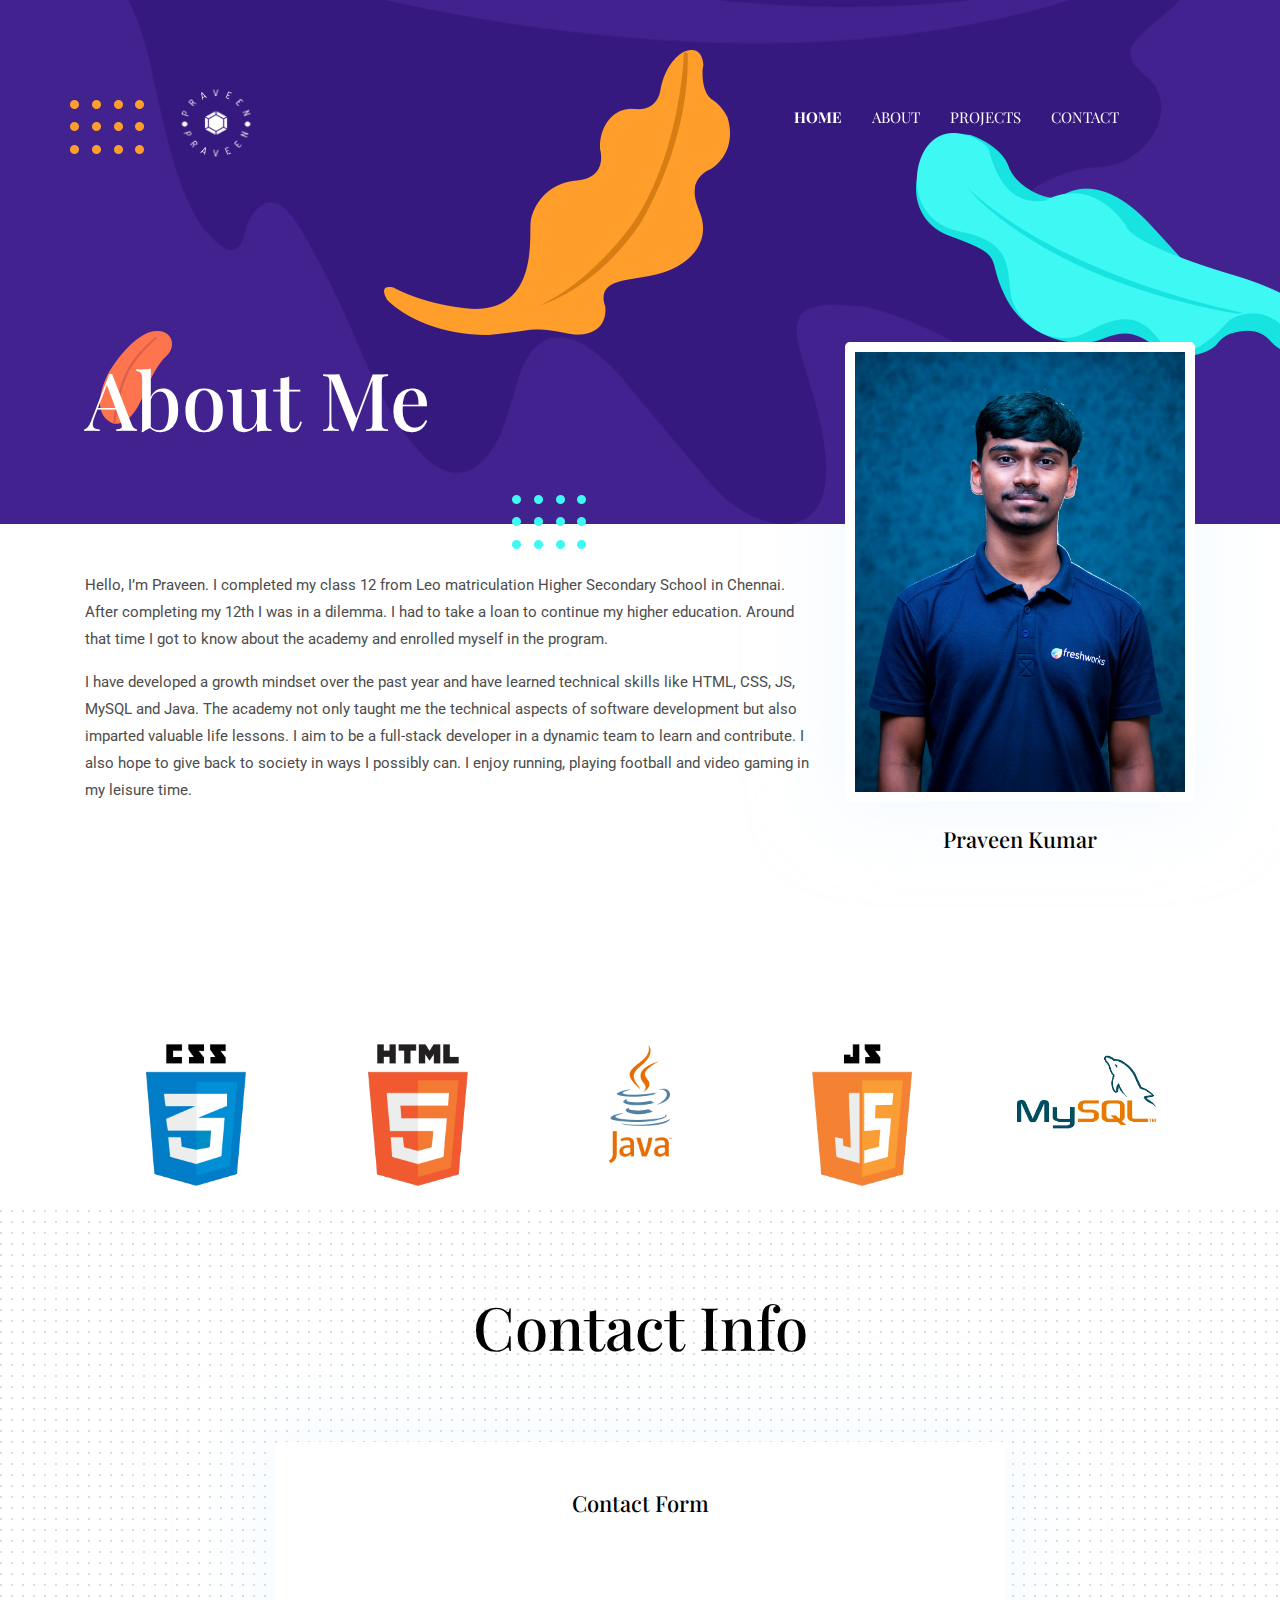
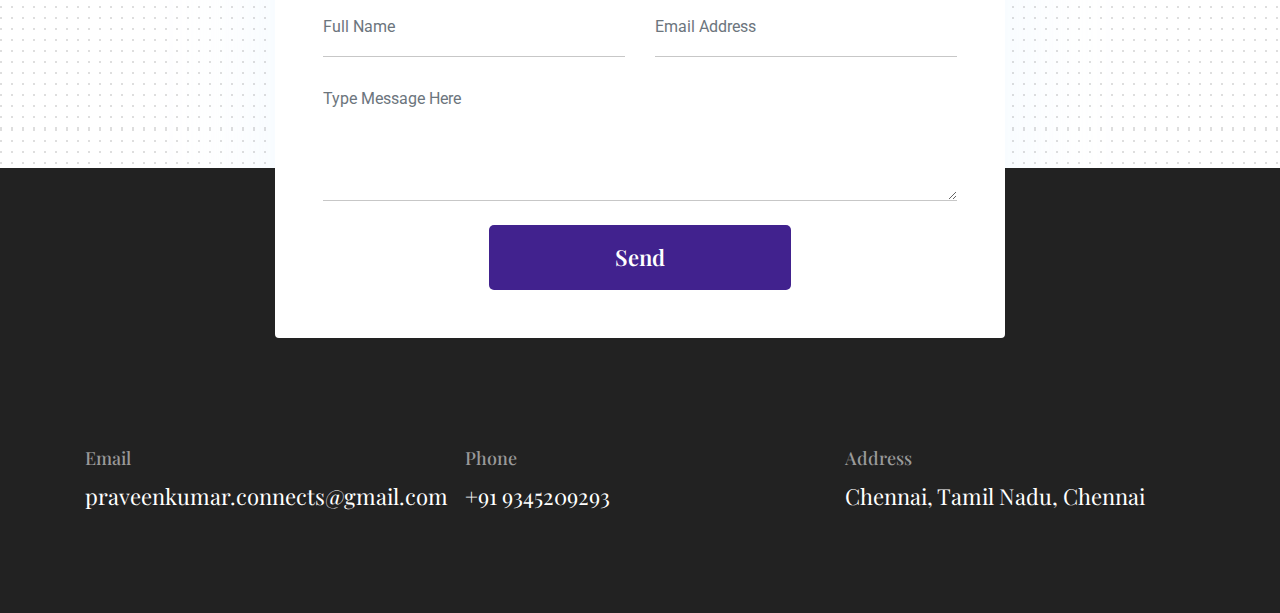
<file: about.html>
<!DOCTYPE html>

<!--
 // WEBSITE: https://themefisher.com
 // TWITTER: https://twitter.com/themefisher
 // FACEBOOK: https://www.facebook.com/themefisher
 // GITHUB: https://github.com/themefisher/
-->

<html lang="en">
<head>

  <!-- Basic Page Needs
  ================================================== -->
  <meta charset="utf-8">
  <title>Kross - Creative Portfolio Template</title>

  <!-- Mobile Specific Metas
  ================================================== -->
  <meta http-equiv="X-UA-Compatible" content="IE=edge">
  <meta name="description" content="Creative Portfolio Template">
  <meta name="viewport" content="width=device-width, initial-scale=1.0, maximum-scale=5.0">
  <meta name="author" content="Themefisher">
  <meta name="generator" content="Themefisher Kross Template v1.0">
  <!-- Favicon -->
  <link rel="shortcut icon" type="image/x-icon" href="images/favicon.png" />
  
  <!-- ** Plugins Needed for the Project ** -->
  <!-- Bootstrap -->
  <link rel="stylesheet" href="plugins/bootstrap/bootstrap.min.css">
  <!-- slick slider -->
  <link rel="stylesheet" href="plugins/slick/slick.css">
  <!-- themefy-icon -->
  <link rel="stylesheet" href="plugins/themify-icons/themify-icons.css">

  <!-- Main Stylesheet -->
  <link href="css/style.css" rel="stylesheet">

</head>
<body>
  

<header class="navigation fixed-top">
  <nav class="navbar navbar-expand-lg navbar-dark">
    <a class="navbar-brand font-tertiary h3" href="index.html"><img src="images/logo.png" width="140" height="100" alt="Myself"></a>
    <button class="navbar-toggler" type="button" data-toggle="collapse" data-target="#navigation"
      aria-controls="navigation" aria-expanded="false" aria-label="Toggle navigation">
      <span class="navbar-toggler-icon"></span>
    </button>

    <div class="collapse navbar-collapse text-center" id="navigation">
      <ul class="navbar-nav ml-auto">
        <li class="nav-item active">
          <a class="nav-link" href="index.html">Home</a>
        </li>
        <li class="nav-item">
          <a class="nav-link" href="about.html">about</a>
        </li>
        <li class="nav-item">
          <a class="nav-link" href="index.html#projects">Projects</a>
        </li>
        <li class="nav-item">
          <a class="nav-link" href="#contact">Contact</a>
        </li>
      </ul>
    </div>
  </nav>
</header>

<!-- page title -->
<section class="page-title-alt bg-primary position-relative">
  <div class="container">
    <div class="row">
      <div class="col-12">
        <h1 class="text-white font-tertiary">About Me</h1>
      </div>
    </div>
  </div>
  <!-- background shapes -->
  <img src="images/illustrations/leaf-bg-top.png" alt="illustrations" class="bg-shape-1 w-100">
  <img src="images/illustrations/dots-group-sm.png" alt="illustrations" class="bg-shape-2">
  <img src="images/illustrations/leaf-yellow.png" alt="illustrations" class="bg-shape-3">
  <img src="images/illustrations/leaf-orange.png" alt="illustrations" class="bg-shape-4">
  <img src="images/illustrations/dots-group-cyan.png" alt="illustrations" class="bg-shape-5">
  <img src="images/illustrations/leaf-cyan-lg.png" alt="illustrations" class="bg-shape-6">
</section>
<!-- /page title -->

<!-- about -->
<section class="section pt-5">
  <div class="container">
    <div class="row">
      <div class="col-md-8">
        <p>Hello, I’m Praveen. I completed my class  12 from Leo matriculation Higher Secondary School in Chennai. After completing my 12th I was in a dilemma. I had to take a loan to continue my higher education. Around that time I got to know about the academy and enrolled myself in the program.</p>
          <p> I have developed a growth mindset over the past year and have learned technical skills like HTML, CSS, JS, MySQL and Java. The academy not only taught me the technical aspects of software development but also imparted valuable life lessons. I aim to be a full-stack developer in a dynamic team to learn and contribute. I also hope to give back to society in ways I possibly can. I enjoy running, playing football and video gaming in my leisure time.
        </p>
      </div>
      <div class="col-md-4 text-center drag-lg-top">
        <div class="shadow-down mb-4">
          <img src="images/about/author.jpg" alt="author" class="img-fluid w-100 rounded-lg border-thick border-white">
        </div>
        <h4>Praveen Kumar</h4>
      </div>
    </div>
  </div>
</section>
<!-- /about -->

<!-- clients -->
<section class="section pb-0">
  <div class="container">
    <div class="client-logo-slider d-flex align-items-center">
      <a href="contact.html" class="text-center d-block outline-0 p-4"><img class="d-unset img-fluid"
          src="images/clients-logo/css-logo.png" width="100px" alt="client-logo"></a>
      <a href="contact.html" class="text-center d-block outline-0 p-4"><img class="d-unset img-fluid"
          src="images/clients-logo/html-logo.png" width="100px" alt="client-logo"></a>
      <a href="contact.html" class="text-center d-block outline-0 p-4"><img class="d-unset img-fluid"
          src="images/clients-logo/java-logo.png" width="120px" alt="client-logo"></a>
      <a href="contact.html" class="text-center d-block outline-0 p-4"><img class="d-unset img-fluid"
          src="images/clients-logo/js-logo.png" width="100px" alt="client-logo"></a>
      <a href="contact.html" class="text-center d-block outline-0 p-4"><img class="d-unset img-fluid"
          src="images/clients-logo/sql-logo.png" alt="client-logo"></a>
      <a href="contact.html" class="text-center d-block outline-0 p-4"><img class="d-unset img-fluid"
          src="images/clients-logo/css-logo.png" width="100px" alt="client-logo"></a>
      <a href="contact.html" class="text-center d-block outline-0 p-4"><img class="d-unset img-fluid"
          src="images/clients-logo/html-logo.png" width="100px" alt="client-logo"></a>
      <a href="contact.html" class="text-center d-block outline-0 p-4"><img class="d-unset img-fluid"
          src="images/clients-logo/java-logo.png" width="120px" alt="client-logo"></a>
      <a href="contact.html" class="text-center d-block outline-0 p-4"><img class="d-unset img-fluid"
          src="images/clients-logo/js-logo.png" width="100px" alt="client-logo"></a>
      <a href="contact.html" class="text-center d-block outline-0 p-4"><img class="d-unset img-fluid"
          src="images/clients-logo/sql-logo.png" alt="client-logo"></a>
    </div>
  </div>
</section>
<!-- /clients -->

<!-- contact -->
<section class="section section-on-footer" data-background="images/backgrounds/bg-dots.png" id="contact">
  <div class="container">
    <div class="row">
      <div class="col-12 text-center">
        <h2 class="section-title">Contact Info</h2>
      </div>
      <div class="col-lg-8 mx-auto">
        <div class="bg-white rounded text-center p-5 shadow-down">
          <h4 class="mb-80">Contact Form</h4>
          <form action="#" class="row">
            <div class="col-md-6">
              <input type="text" id="name" name="name" placeholder="Full Name" class="form-control px-0 mb-4" required>
            </div>
            <div class="col-md-6">
              <input type="email" id="email" name="email" placeholder="Email Address" class="form-control px-0 mb-4" required>
            </div>
            <div class="col-12">
              <textarea name="message" id="message" class="form-control px-0 mb-4"
                placeholder="Type Message Here" required></textarea>
            </div>
            <div class="col-lg-6 col-10 mx-auto">
              <button class="btn btn-primary w-100">send</button>
            </div>
          </form>
        </div>
      </div>
    </div>
  </div>
</section>
<!-- /contact -->

<!-- footer -->
<footer class="bg-dark footer-section">
  <div class="section">
    <div class="container">
      <div class="row">
        <div class="col-md-4">
          <h5 class="text-light">Email</h5>
          <p class="text-white paragraph-lg font-secondary">praveenkumar.connects@gmail.com</p>
        </div>
        <div class="col-md-4">
          <h5 class="text-light">Phone</h5>
          <p class="text-white paragraph-lg font-secondary">+91 9345209293</p>
        </div>
        <div class="col-md-4">
          <h5 class="text-light">Address</h5>
          <p class="text-white paragraph-lg font-secondary">Chennai, Tamil Nadu, Chennai</p>
        </div>
      </div>
    </div>
  </div>
</footer>
<!-- /footer -->

<!-- jQuery -->
<script src="plugins/jQuery/jquery.min.js"></script>
<!-- Bootstrap JS -->
<script src="plugins/bootstrap/bootstrap.min.js"></script>
<!-- slick slider -->
<script src="plugins/slick/slick.min.js"></script>
<!-- filter -->
<script src="plugins/shuffle/shuffle.min.js"></script>

<!-- Main Script -->
<script src="js/script.js"></script>

</body>
</html>
</file>
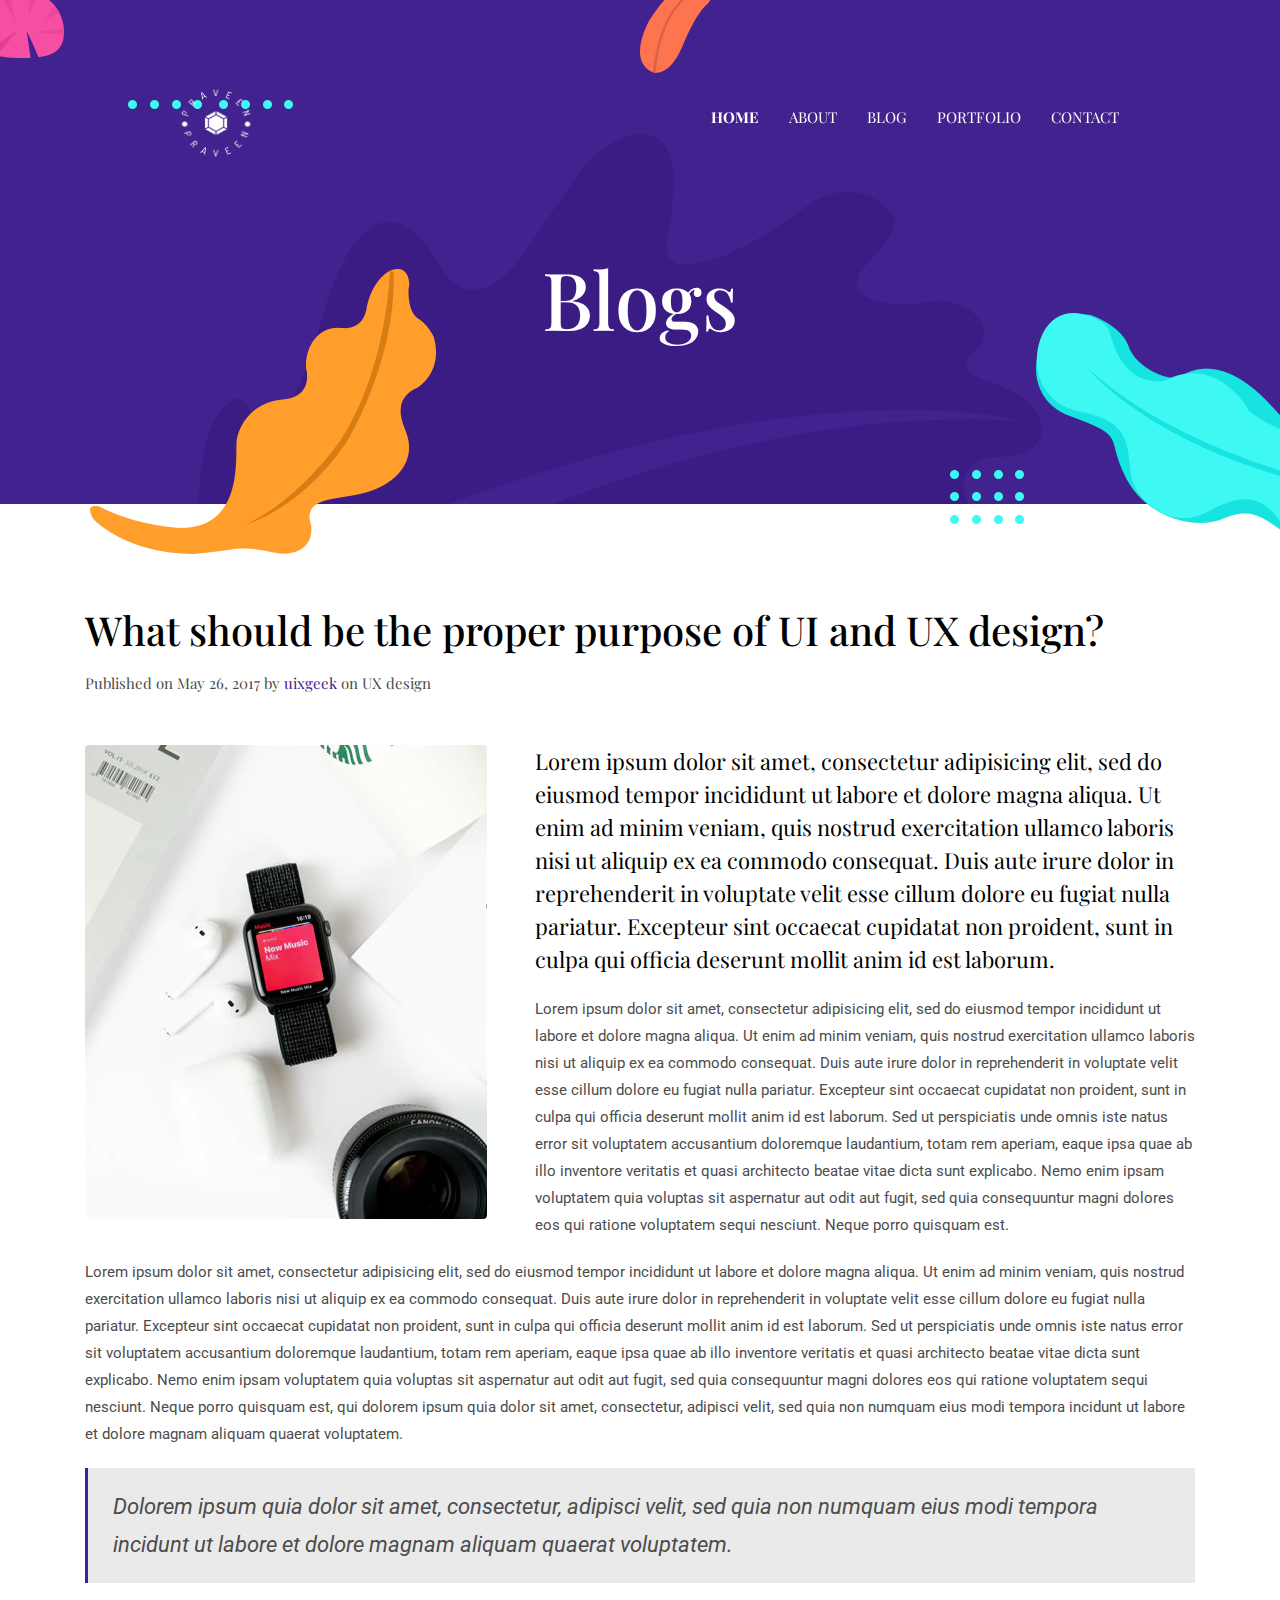
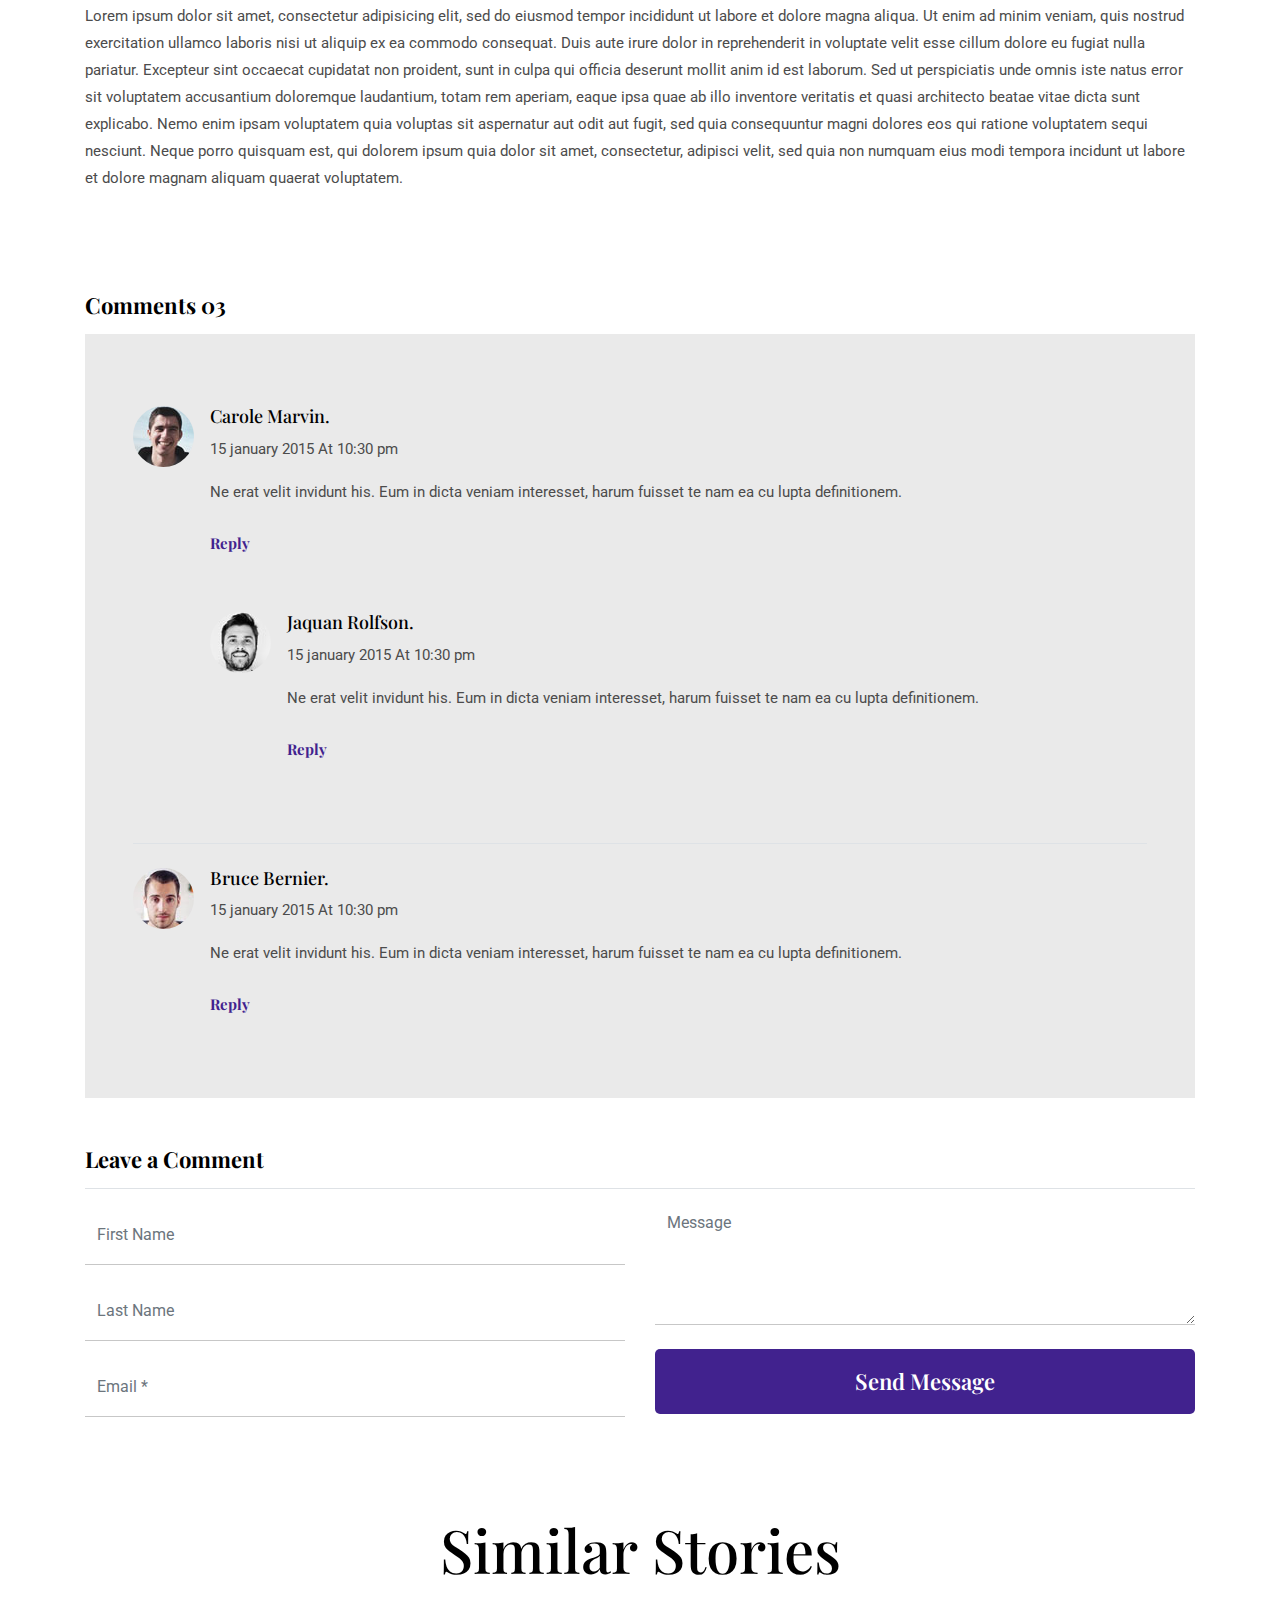
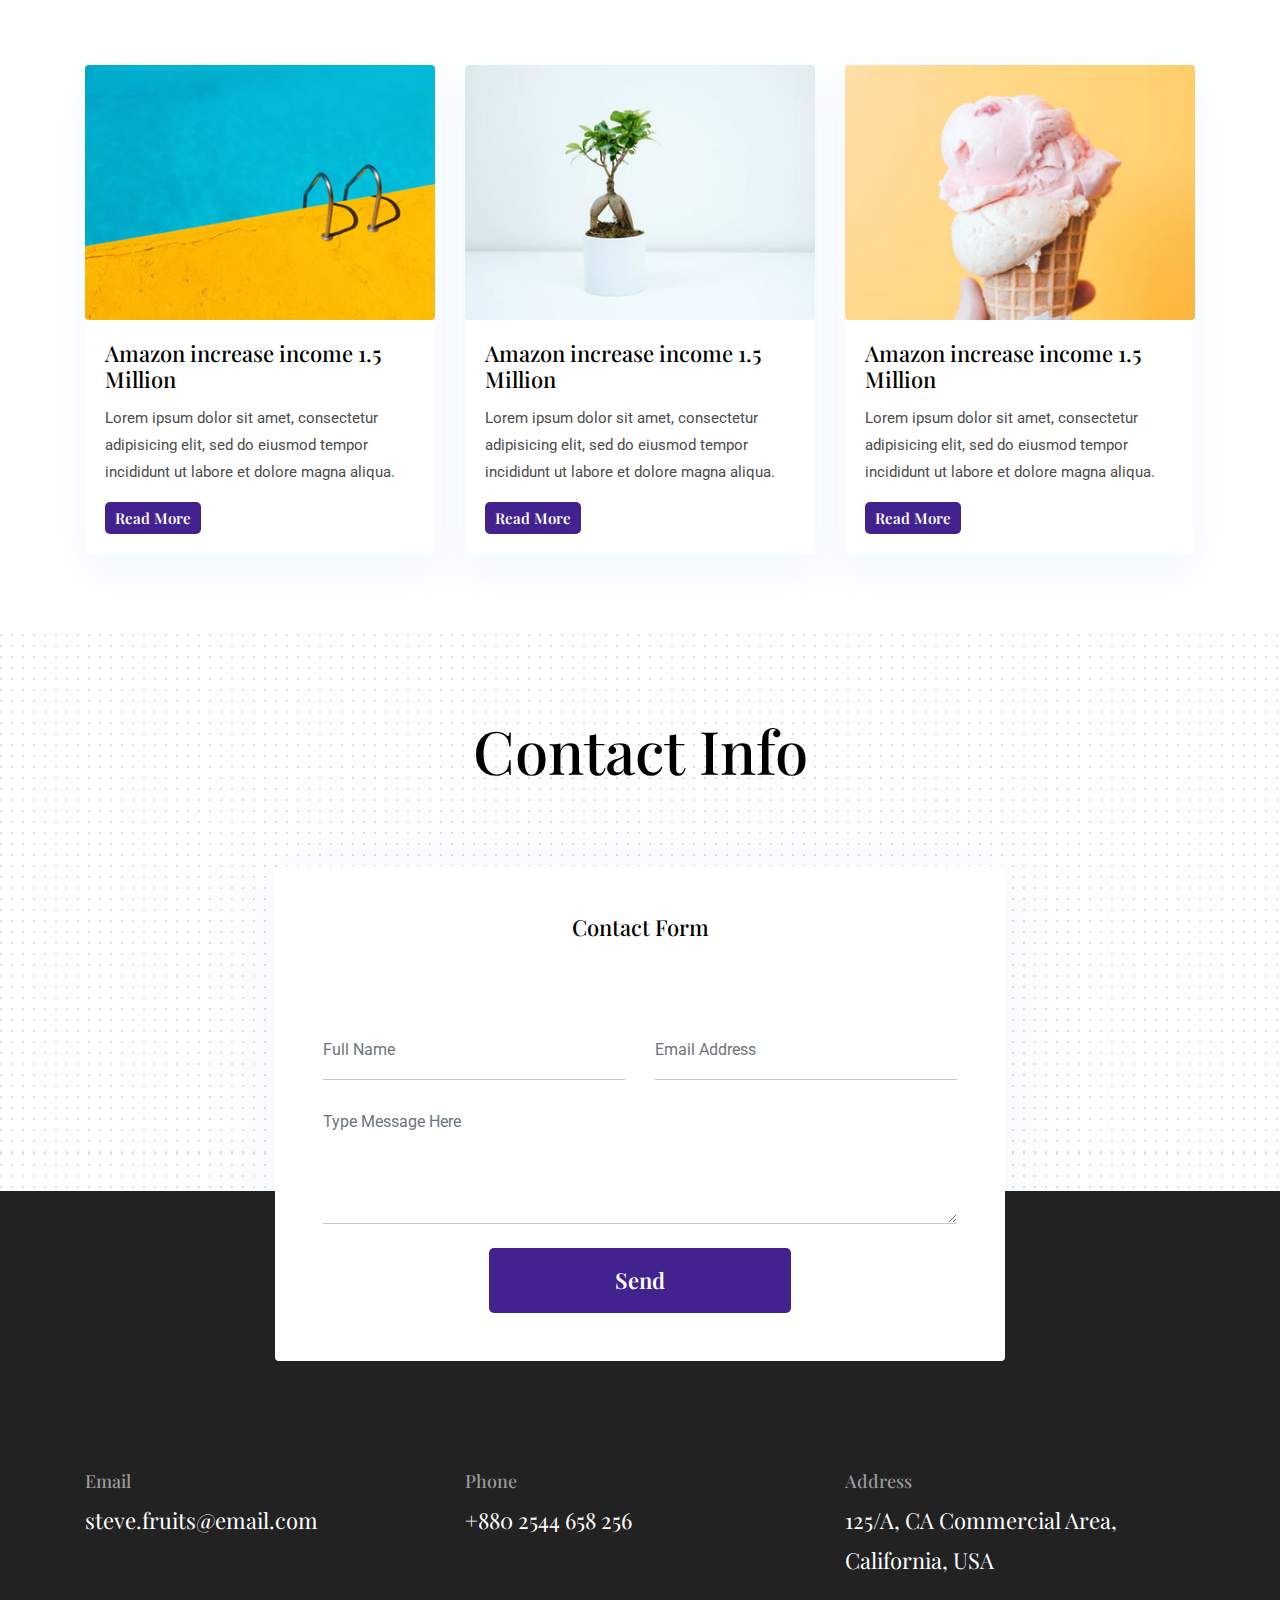
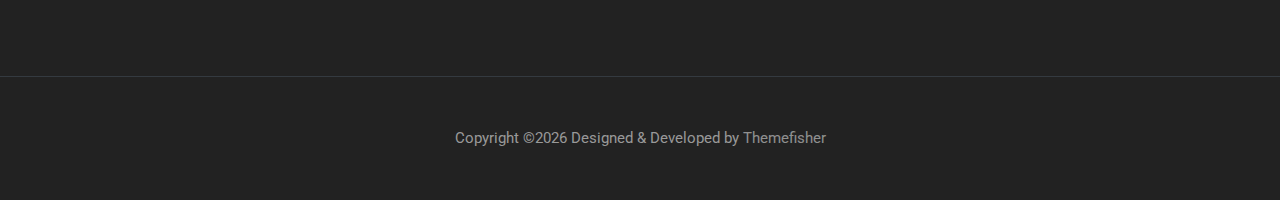
<file: blog-single.html>
<!DOCTYPE html>

<!--
 // WEBSITE: https://themefisher.com
 // TWITTER: https://twitter.com/themefisher
 // FACEBOOK: https://www.facebook.com/themefisher
 // GITHUB: https://github.com/themefisher/
-->

<html lang="en">
<head>

  <!-- Basic Page Needs
  ================================================== -->
  <meta charset="utf-8">
  <title>Kross - Creative Portfolio Template</title>

  <!-- Mobile Specific Metas
  ================================================== -->
  <meta http-equiv="X-UA-Compatible" content="IE=edge">
  <meta name="description" content="Creative Portfolio Template">
  <meta name="viewport" content="width=device-width, initial-scale=1.0, maximum-scale=5.0">
  <meta name="author" content="Themefisher">
  <meta name="generator" content="Themefisher Kross Template v1.0">
  <!-- Favicon -->
  <link rel="shortcut icon" type="image/x-icon" href="images/favicon.png" />
  
  <!-- ** Plugins Needed for the Project ** -->
  <!-- Bootstrap -->
  <link rel="stylesheet" href="plugins/bootstrap/bootstrap.min.css">
  <!-- slick slider -->
  <link rel="stylesheet" href="plugins/slick/slick.css">
  <!-- themefy-icon -->
  <link rel="stylesheet" href="plugins/themify-icons/themify-icons.css">

  <!-- Main Stylesheet -->
  <link href="css/style.css" rel="stylesheet">

</head>
<body>
  

<header class="navigation fixed-top">
  <nav class="navbar navbar-expand-lg navbar-dark">
    <a class="navbar-brand font-tertiary h3" href="index.html"><img src="images/logo.png" width="140" height="100" alt="Myself"></a>
    <button class="navbar-toggler" type="button" data-toggle="collapse" data-target="#navigation"
      aria-controls="navigation" aria-expanded="false" aria-label="Toggle navigation">
      <span class="navbar-toggler-icon"></span>
    </button>

    <div class="collapse navbar-collapse text-center" id="navigation">
      <ul class="navbar-nav ml-auto">
        <li class="nav-item active">
          <a class="nav-link" href="index.html">Home</a>
        </li>
        <li class="nav-item">
          <a class="nav-link" href="about.html">about</a>
        </li>
        <li class="nav-item">
          <a class="nav-link" href="blog.html">Blog</a>
        </li>
        <li class="nav-item">
          <a class="nav-link" href="portfolio.html">Portfolio</a>
        </li>
        <li class="nav-item">
          <a class="nav-link" href="contact.html">Contact</a>
        </li>
      </ul>
    </div>
  </nav>
</header>

<!-- page title -->
<section class="page-title bg-primary position-relative">
  <div class="container">
    <div class="row">
      <div class="col-12 text-center">
        <h1 class="text-white font-tertiary">Blogs</h1>
      </div>
    </div>
  </div>
  <!-- background shapes -->
  <img src="images/illustrations/page-title.png" alt="illustrations" class="bg-shape-1 w-100">
  <img src="images/illustrations/leaf-pink-round.png" alt="illustrations" class="bg-shape-2">
  <img src="images/illustrations/dots-cyan.png" alt="illustrations" class="bg-shape-3">
  <img src="images/illustrations/leaf-orange.png" alt="illustrations" class="bg-shape-4">
  <img src="images/illustrations/leaf-yellow.png" alt="illustrations" class="bg-shape-5">
  <img src="images/illustrations/dots-group-cyan.png" alt="illustrations" class="bg-shape-6">
  <img src="images/illustrations/leaf-cyan-lg.png" alt="illustrations" class="bg-shape-7">
</section>
<!-- /page title -->

<section class="section">
  <div class="container">
    <div class="row">
      <div class="col-lg-12">
        <h3 class="font-tertiary mb-3">What should be the proper purpose of UI and UX design?</h3>
        <p class="font-secondary mb-5">Published on May 26, 2017 by <span class="text-primary">uixgeek</span
            class="text-primary"> on <span>UX design</span></p>
        <div class="content">
          <img src="images/blog/post-1.jpg" alt="post-thumb" class="img-fluid rounded float-left mr-5 mb-4">
          <strong>Lorem ipsum dolor sit amet, consectetur adipisicing elit, sed do eiusmod tempor incididunt ut labore
            et dolore magna aliqua. Ut enim ad minim veniam, quis nostrud exercitation ullamco laboris nisi ut aliquip
            ex ea commodo consequat. Duis aute irure dolor in reprehenderit in voluptate velit esse cillum dolore eu
            fugiat nulla pariatur. Excepteur sint occaecat cupidatat non proident, sunt in culpa qui officia deserunt
            mollit anim id est laborum.</strong>
          <p>Lorem ipsum dolor sit amet, consectetur adipisicing elit, sed do eiusmod tempor incididunt ut labore et
            dolore magna aliqua. Ut enim ad minim veniam, quis nostrud exercitation ullamco laboris nisi ut aliquip ex
            ea commodo consequat. Duis aute irure dolor in reprehenderit in voluptate velit esse cillum dolore eu fugiat
            nulla pariatur. Excepteur sint occaecat cupidatat non proident, sunt in culpa qui officia deserunt mollit
            anim id est laborum. Sed ut perspiciatis unde omnis iste natus error sit voluptatem accusantium doloremque
            laudantium, totam rem aperiam, eaque ipsa quae ab illo inventore veritatis et quasi architecto beatae vitae
            dicta sunt explicabo. Nemo enim ipsam voluptatem quia voluptas sit aspernatur aut odit aut fugit, sed quia
            consequuntur magni dolores eos qui ratione voluptatem sequi nesciunt. Neque porro quisquam est.</p>
          <p>Lorem ipsum dolor sit amet, consectetur adipisicing elit, sed do eiusmod tempor incididunt ut labore et
            dolore magna aliqua. Ut enim ad minim veniam, quis nostrud exercitation ullamco laboris nisi ut aliquip ex
            ea commodo consequat. Duis aute irure dolor in reprehenderit in voluptate velit esse cillum dolore eu fugiat
            nulla pariatur. Excepteur sint occaecat cupidatat non proident, sunt in culpa qui officia deserunt mollit
            anim id est laborum. Sed ut perspiciatis unde omnis iste natus error sit voluptatem accusantium doloremque
            laudantium, totam rem aperiam, eaque ipsa quae ab illo inventore veritatis et quasi architecto beatae vitae
            dicta sunt explicabo. Nemo enim ipsam voluptatem quia voluptas sit aspernatur aut odit aut fugit, sed quia
            consequuntur magni dolores eos qui ratione voluptatem sequi nesciunt. Neque porro quisquam est, qui dolorem
            ipsum quia dolor sit amet, consectetur, adipisci velit, sed quia non numquam eius modi tempora incidunt ut
            labore et dolore magnam aliquam quaerat voluptatem.</p>
          <blockquote>Dolorem ipsum quia dolor sit amet, consectetur, adipisci velit, sed quia non numquam eius modi
            tempora incidunt ut labore et dolore magnam aliquam quaerat voluptatem.</blockquote>
          <p>Lorem ipsum dolor sit amet, consectetur adipisicing elit, sed do eiusmod tempor incididunt ut labore et
            dolore magna aliqua. Ut enim ad minim veniam, quis nostrud exercitation ullamco laboris nisi ut aliquip ex
            ea commodo consequat. Duis aute irure dolor in reprehenderit in voluptate velit esse cillum dolore eu fugiat
            nulla pariatur. Excepteur sint occaecat cupidatat non proident, sunt in culpa qui officia deserunt mollit
            anim id est laborum. Sed ut perspiciatis unde omnis iste natus error sit voluptatem accusantium doloremque
            laudantium, totam rem aperiam, eaque ipsa quae ab illo inventore veritatis et quasi architecto beatae vitae
            dicta sunt explicabo. Nemo enim ipsam voluptatem quia voluptas sit aspernatur aut odit aut fugit, sed quia
            consequuntur magni dolores eos qui ratione voluptatem sequi nesciunt. Neque porro quisquam est, qui dolorem
            ipsum quia dolor sit amet, consectetur, adipisci velit, sed quia non numquam eius modi tempora incidunt ut
            labore et dolore magnam aliquam quaerat voluptatem.</p>
        </div>
      </div>
    </div>
  </div>
</section>

<section>
  <div class="container">
    <div class="row">
      <div class="col-lg-12">
        <h4 class="font-weight-bold mb-3">Comments 03</h4>
        <div class="bg-gray p-5 mb-4">
          <div class="media border-bottom py-4">
            <img src="images/user-1.jpg" class="img-fluid align-self-start rounded-circle mr-3" alt="">
            <div class="media-body">
              <h5 class="mt-0">Carole Marvin.</h5>
              <p>15 january 2015 At 10:30 pm</p>
              <p>Ne erat velit invidunt his. Eum in dicta veniam interesset, harum fuisset te nam ea cu lupta
                definitionem.</p>
              <a href="#!" class="btn btn-transparent btn-sm pl-0">Reply</a>
              <div class="media my-5">
                <img src="images/user-2.jpg" class="img-fluid align-self-start rounded-circle mr-3" alt="">
                <div class="media-body">
                  <h5 class="mt-0">Jaquan Rolfson.</h5>
                  <p>15 january 2015 At 10:30 pm</p>
                  <p>Ne erat velit invidunt his. Eum in dicta veniam interesset, harum fuisset te nam ea cu lupta
                    definitionem.</p>
                  <a href="#!" class="btn btn-transparent btn-sm pl-0">Reply</a>
                </div>
              </div>
            </div>
          </div>
          <div class="media py-4">
            <img src="images/user-3.jpg" class="img-fluid align-self-start rounded-circle mr-3" alt="">
            <div class="media-body">
              <h5 class="mt-0">Bruce Bernier.</h5>
              <p>15 january 2015 At 10:30 pm</p>
              <p>Ne erat velit invidunt his. Eum in dicta veniam interesset, harum fuisset te nam ea cu lupta
                definitionem.</p>
              <a href="#!" class="btn btn-transparent btn-sm pl-0">Reply</a>
            </div>
          </div>
        </div>
        <div class="mt-5">
          <h4 class="font-weight-bold mb-3 border-bottom pb-3">Leave a Comment</h4>
          <form action="#" class="row">
            <div class="col-md-6">
              <input type="text" class="form-control mb-3" placeholder="First Name" name="fname" id="fname" required>
              <input type="text" class="form-control mb-3" placeholder="Last Name" name="lname" id="lname" required>
              <input type="text" class="form-control mb-3" placeholder="Email *" name="mail" id="mail" required>
            </div>
            <div class="col-md-6">
              <textarea name="comment" id="comment" placeholder="Message" class="form-control mb-4"></textarea required>
              <button type="submit" class="btn btn-primary w-100">Send Message</button>
            </div>
          </form>
        </div>
      </div>
    </div>
  </div>
</section>

<!-- blog -->
<section class="section">
  <div class="container">
    <div class="row">
      <div class="col-12 text-center">
        <h2 class="section-title">Similar Stories</h2>
      </div>
      <div class="col-lg-4 col-sm-6 mb-4 mb-lg-0">
        <article class="card shadow">
          <img class="rounded card-img-top" src="images/blog/post-3.jpg" alt="post-thumb">
          <div class="card-body">
            <h4 class="card-title"><a class="text-dark" href="blog-single.html">Amazon increase income 1.5 Million</a>
            </h4>
            <p class="cars-text">Lorem ipsum dolor sit amet, consectetur adipisicing elit, sed do eiusmod tempor
              incididunt ut labore et
              dolore magna aliqua.</p>
            <a href="blog-single.html" class="btn btn-xs btn-primary">Read More</a>
          </div>
        </article>
      </div>
      <div class="col-lg-4 col-sm-6 mb-4 mb-lg-0">
        <article class="card shadow">
          <img class="rounded card-img-top" src="images/blog/post-4.jpg" alt="post-thumb">
          <div class="card-body">
            <h4 class="card-title"><a class="text-dark" href="blog-single.html">Amazon increase income 1.5 Million</a>
            </h4>
            <p class="cars-text">Lorem ipsum dolor sit amet, consectetur adipisicing elit, sed do eiusmod tempor
              incididunt ut labore et
              dolore magna aliqua.</p>
            <a href="blog-single.html" class="btn btn-xs btn-primary">Read More</a>
          </div>
        </article>
      </div>
      <div class="col-lg-4 col-sm-6 mb-4 mb-lg-0">
        <article class="card shadow">
          <img class="rounded card-img-top" src="images/blog/post-2.jpg" alt="post-thumb">
          <div class="card-body">
            <h4 class="card-title"><a class="text-dark" href="blog-single.html">Amazon increase income 1.5 Million</a>
            </h4>
            <p class="cars-text">Lorem ipsum dolor sit amet, consectetur adipisicing elit, sed do eiusmod tempor
              incididunt ut labore et
              dolore magna aliqua.</p>
            <a href="blog-single.html" class="btn btn-xs btn-primary">Read More</a>
          </div>
        </article>
      </div>
    </div>
  </div>
</section>
<!-- /blog -->

<!-- contact -->
<section class="section section-on-footer" data-background="images/backgrounds/bg-dots.png">
  <div class="container">
    <div class="row">
      <div class="col-12 text-center">
        <h2 class="section-title">Contact Info</h2>
      </div>
      <div class="col-lg-8 mx-auto">
        <div class="bg-white rounded text-center p-5 shadow-down">
          <h4 class="mb-80">Contact Form</h4>
          <form action="#" class="row">
            <div class="col-md-6">
              <input type="text" id="name" name="name" placeholder="Full Name" class="form-control px-0 mb-4" required>
            </div>
            <div class="col-md-6">
              <input type="email" id="email" name="email" placeholder="Email Address" class="form-control px-0 mb-4" required>
            </div>
            <div class="col-12">
              <textarea name="message" id="message" class="form-control px-0 mb-4"
                placeholder="Type Message Here" required></textarea>
            </div>
            <div class="col-lg-6 col-10 mx-auto">
              <button class="btn btn-primary w-100">send</button>
            </div>
          </form>
        </div>
      </div>
    </div>
  </div>
</section>
<!-- /contact -->

<!-- footer -->
<footer class="bg-dark footer-section">
  <div class="section">
    <div class="container">
      <div class="row">
        <div class="col-md-4">
          <h5 class="text-light">Email</h5>
          <p class="text-white paragraph-lg font-secondary">steve.fruits@email.com</p>
        </div>
        <div class="col-md-4">
          <h5 class="text-light">Phone</h5>
          <p class="text-white paragraph-lg font-secondary">+880 2544 658 256</p>
        </div>
        <div class="col-md-4">
          <h5 class="text-light">Address</h5>
          <p class="text-white paragraph-lg font-secondary">125/A, CA Commercial Area, California, USA</p>
        </div>
      </div>
    </div>
  </div>
  <div class="border-top text-center border-dark py-5">
    <p class="mb-0 text-light">Copyright &copy;<script>
        var CurrentYear = new Date().getFullYear()
        document.write(CurrentYear)
      </script> Designed &amp; Developed by <a class="text-white-50" href="Themefisher">Themefisher</a></p>
  </div>
</footer>
<!-- /footer -->

<!-- jQuery -->
<script src="plugins/jQuery/jquery.min.js"></script>
<!-- Bootstrap JS -->
<script src="plugins/bootstrap/bootstrap.min.js"></script>
<!-- slick slider -->
<script src="plugins/slick/slick.min.js"></script>
<!-- filter -->
<script src="plugins/shuffle/shuffle.min.js"></script>

<!-- Main Script -->
<script src="js/script.js"></script>

</body>
</html>
</file>
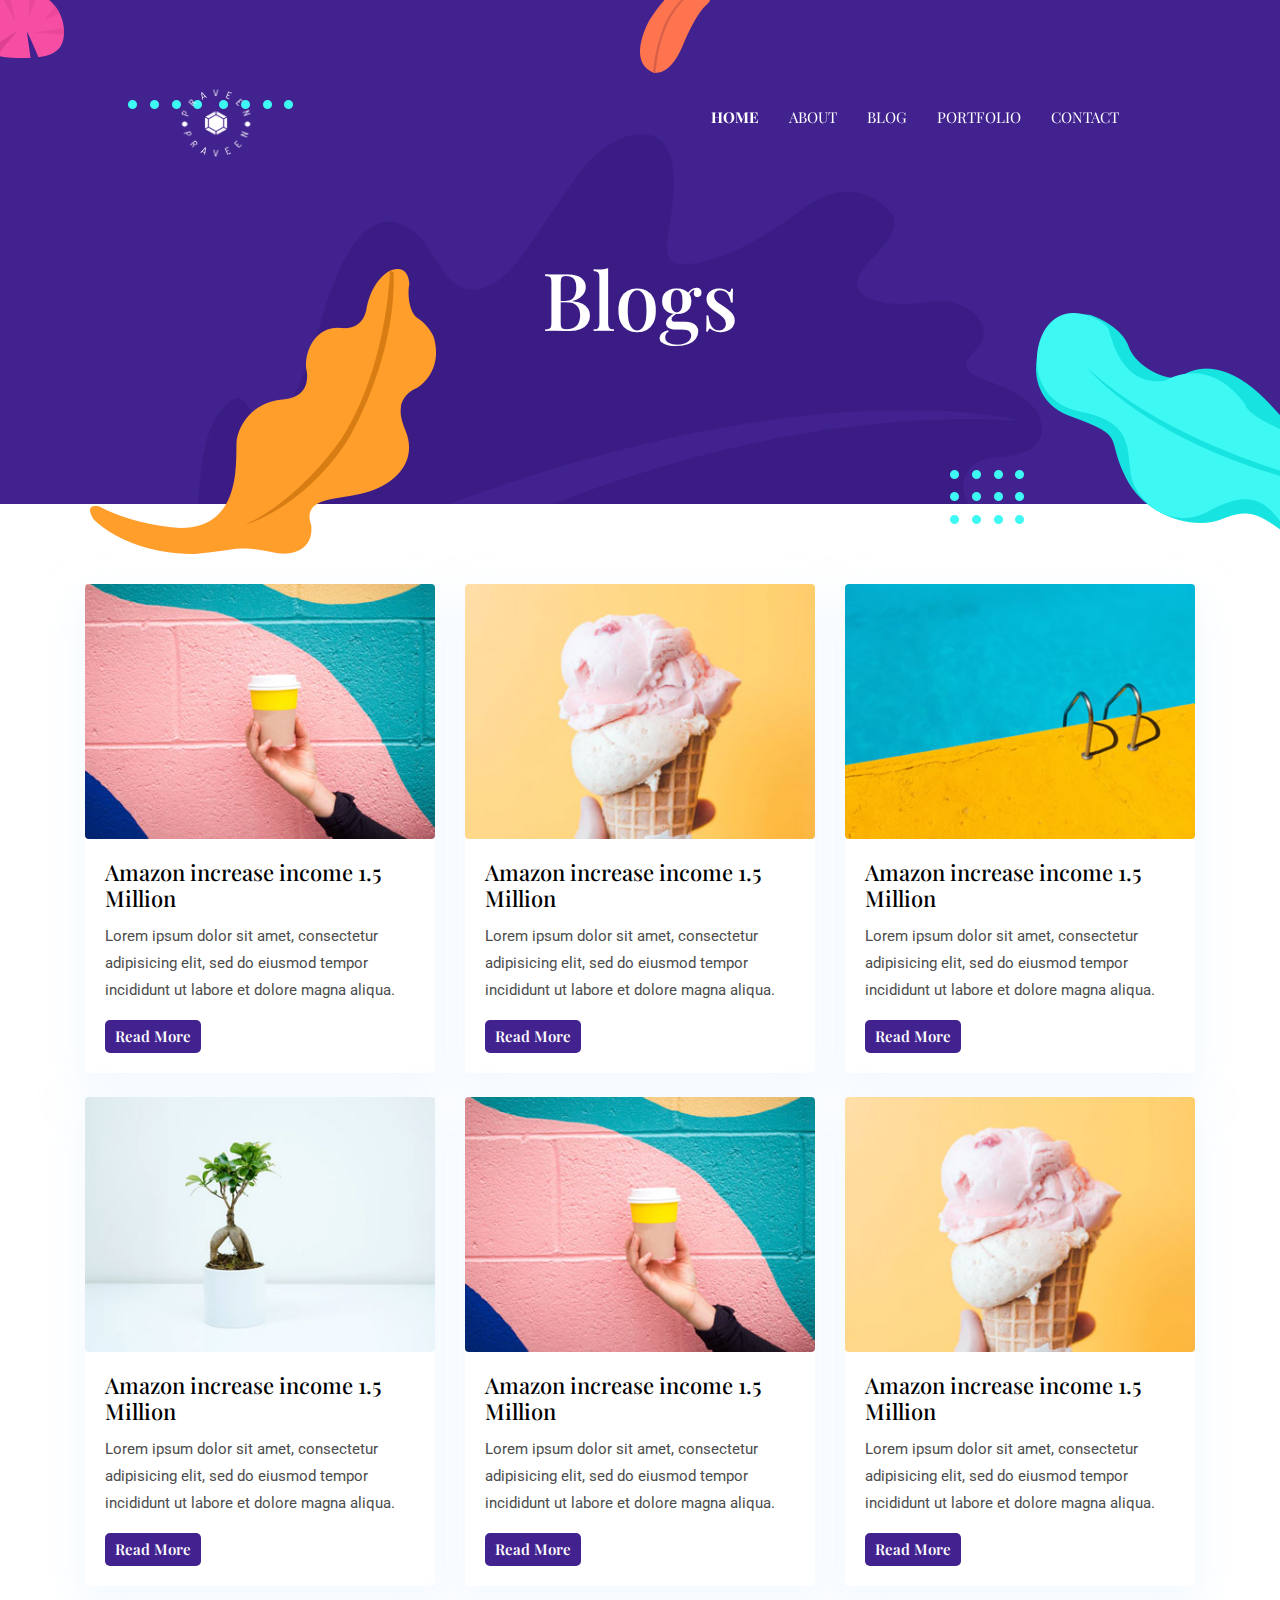
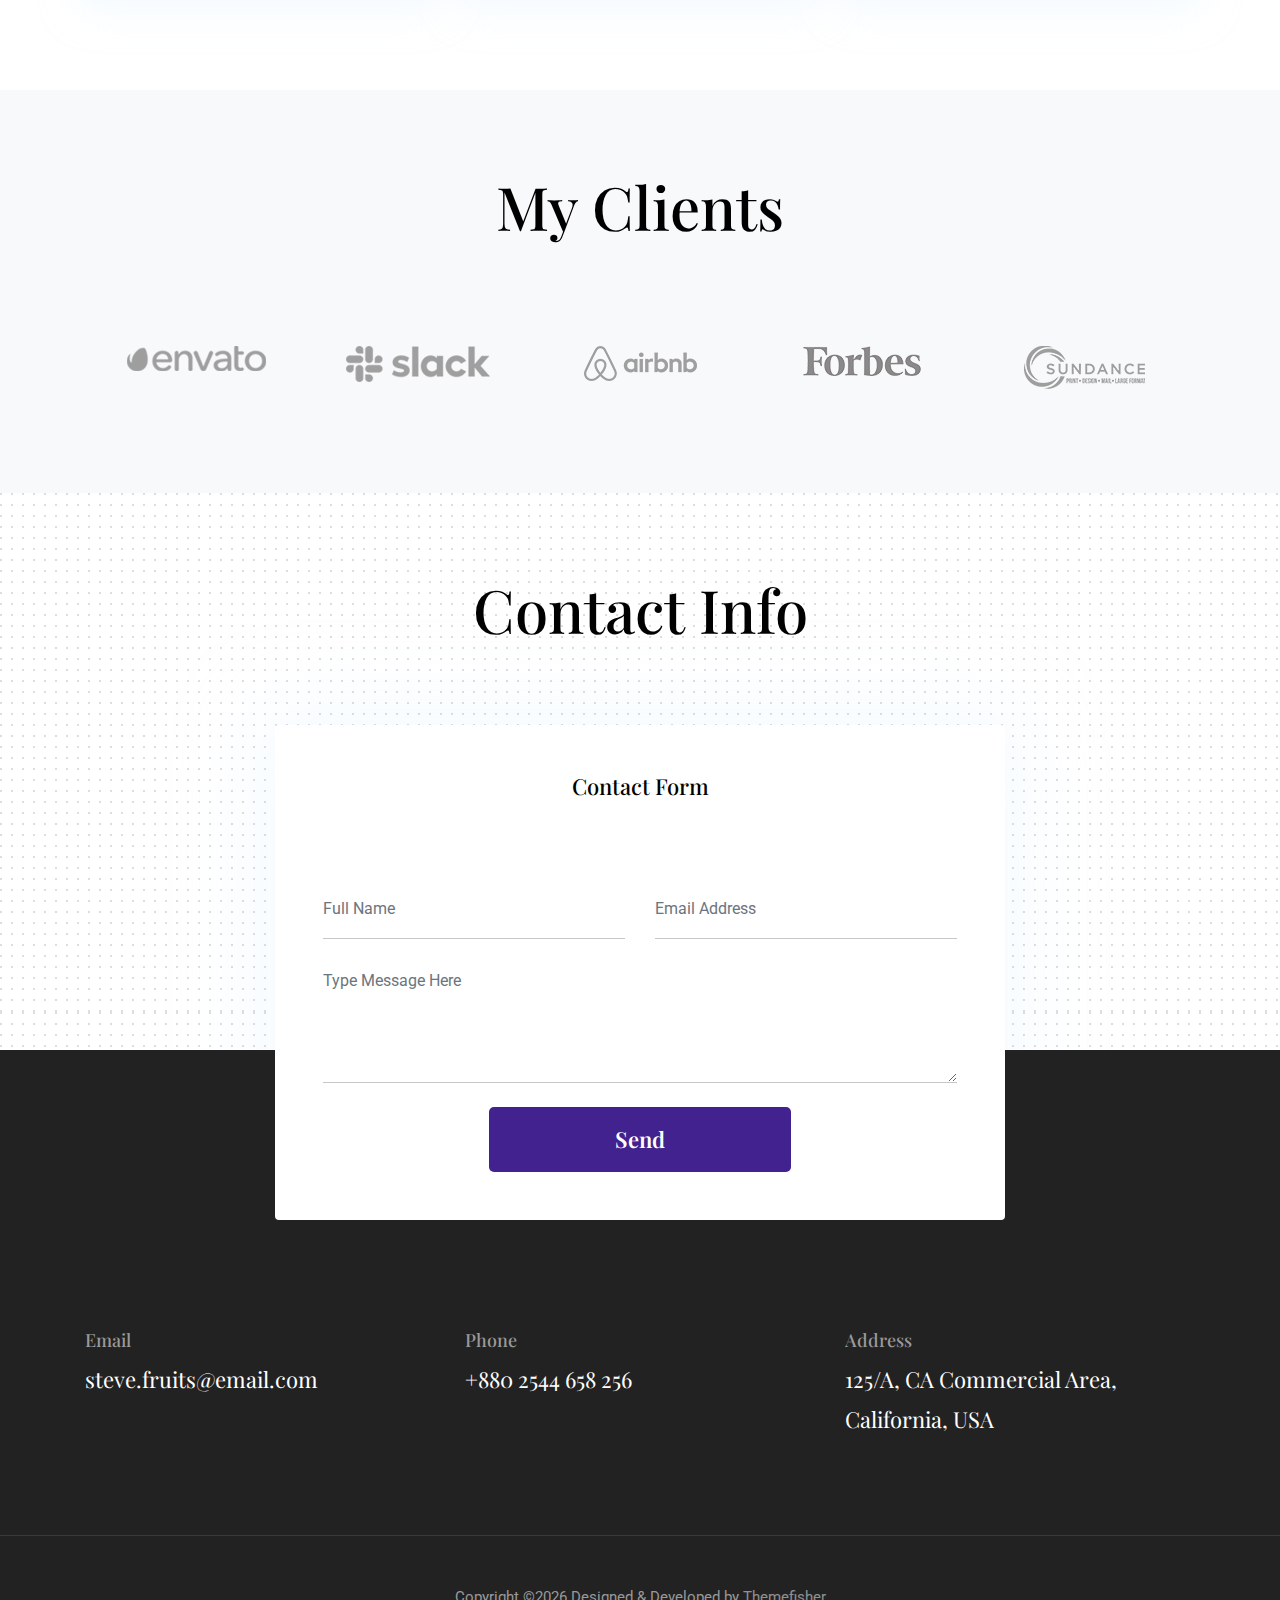
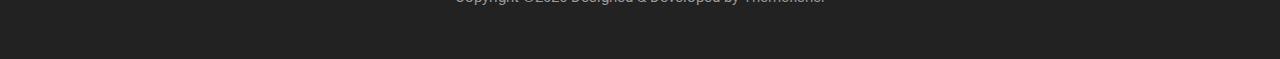
<file: blog.html>
<!DOCTYPE html>

<!--
 // WEBSITE: https://themefisher.com
 // TWITTER: https://twitter.com/themefisher
 // FACEBOOK: https://www.facebook.com/themefisher
 // GITHUB: https://github.com/themefisher/
-->

<html lang="en">
<head>

  <!-- Basic Page Needs
  ================================================== -->
  <meta charset="utf-8">
  <title>Kross - Creative Portfolio Template</title>

  <!-- Mobile Specific Metas
  ================================================== -->
  <meta http-equiv="X-UA-Compatible" content="IE=edge">
  <meta name="description" content="Creative Portfolio Template">
  <meta name="viewport" content="width=device-width, initial-scale=1.0, maximum-scale=5.0">
  <meta name="author" content="Themefisher">
  <meta name="generator" content="Themefisher Kross Template v1.0">
  <!-- Favicon -->
  <link rel="shortcut icon" type="image/x-icon" href="images/favicon.png" />
  
  <!-- ** Plugins Needed for the Project ** -->
  <!-- Bootstrap -->
  <link rel="stylesheet" href="plugins/bootstrap/bootstrap.min.css">
  <!-- slick slider -->
  <link rel="stylesheet" href="plugins/slick/slick.css">
  <!-- themefy-icon -->
  <link rel="stylesheet" href="plugins/themify-icons/themify-icons.css">

  <!-- Main Stylesheet -->
  <link href="css/style.css" rel="stylesheet">

</head>
<body>
  

<header class="navigation fixed-top">
  <nav class="navbar navbar-expand-lg navbar-dark">
    <a class="navbar-brand font-tertiary h3" href="index.html"><img src="images/logo.png" width="140" height="100" alt="Myself"></a>
    <button class="navbar-toggler" type="button" data-toggle="collapse" data-target="#navigation"
      aria-controls="navigation" aria-expanded="false" aria-label="Toggle navigation">
      <span class="navbar-toggler-icon"></span>
    </button>

    <div class="collapse navbar-collapse text-center" id="navigation">
      <ul class="navbar-nav ml-auto">
        <li class="nav-item active">
          <a class="nav-link" href="index.html">Home</a>
        </li>
        <li class="nav-item">
          <a class="nav-link" href="about.html">about</a>
        </li>
        <li class="nav-item">
          <a class="nav-link" href="blog.html">Blog</a>
        </li>
        <li class="nav-item">
          <a class="nav-link" href="portfolio.html">Portfolio</a>
        </li>
        <li class="nav-item">
          <a class="nav-link" href="contact.html">Contact</a>
        </li>
      </ul>
    </div>
  </nav>
</header>

<!-- page title -->
<section class="page-title bg-primary position-relative">
  <div class="container">
    <div class="row">
      <div class="col-12 text-center">
        <h1 class="text-white font-tertiary">Blogs</h1>
      </div>
    </div>
  </div>
  <!-- background shapes -->
  <img src="images/illustrations/page-title.png" alt="illustrations" class="bg-shape-1 w-100">
  <img src="images/illustrations/leaf-pink-round.png" alt="illustrations" class="bg-shape-2">
  <img src="images/illustrations/dots-cyan.png" alt="illustrations" class="bg-shape-3">
  <img src="images/illustrations/leaf-orange.png" alt="illustrations" class="bg-shape-4">
  <img src="images/illustrations/leaf-yellow.png" alt="illustrations" class="bg-shape-5">
  <img src="images/illustrations/dots-group-cyan.png" alt="illustrations" class="bg-shape-6">
  <img src="images/illustrations/leaf-cyan-lg.png" alt="illustrations" class="bg-shape-7">
</section>
<!-- /page title -->

<!-- blog -->
<section class="section">
  <div class="container">
    <div class="row">
        <div class="col-lg-4 col-sm-6 mb-4">
          <article class="card shadow">
            <img class="rounded card-img-top" src="images/blog/post-5.jpg" alt="post-thumb">
            <div class="card-body">
              <h4 class="card-title"><a class="text-dark" href="blog-single.html">Amazon increase income 1.5 Million</a>
              </h4>
              <p class="cars-text">Lorem ipsum dolor sit amet, consectetur adipisicing elit, sed do eiusmod tempor
                incididunt ut labore et
                dolore magna aliqua.</p>
              <a href="blog-single.html" class="btn btn-xs btn-primary">Read More</a>
            </div>
          </article>
        </div>
      <div class="col-lg-4 col-sm-6 mb-4">
        <article class="card shadow">
          <img class="rounded card-img-top" src="images/blog/post-2.jpg" alt="post-thumb">
          <div class="card-body">
            <h4 class="card-title"><a class="text-dark" href="blog-single.html">Amazon increase income 1.5 Million</a>
            </h4>
            <p class="cars-text">Lorem ipsum dolor sit amet, consectetur adipisicing elit, sed do eiusmod tempor
              incididunt ut labore et
              dolore magna aliqua.</p>
            <a href="blog-single.html" class="btn btn-xs btn-primary">Read More</a>
          </div>
        </article>
      </div>
      <div class="col-lg-4 col-sm-6 mb-4">
        <article class="card shadow">
          <img class="rounded card-img-top" src="images/blog/post-3.jpg" alt="post-thumb">
          <div class="card-body">
            <h4 class="card-title"><a class="text-dark" href="blog-single.html">Amazon increase income 1.5 Million</a>
            </h4>
            <p class="cars-text">Lorem ipsum dolor sit amet, consectetur adipisicing elit, sed do eiusmod tempor
              incididunt ut labore et
              dolore magna aliqua.</p>
            <a href="blog-single.html" class="btn btn-xs btn-primary">Read More</a>
          </div>
        </article>
      </div>
      <div class="col-lg-4 col-sm-6 mb-4">
        <article class="card shadow">
          <img class="rounded card-img-top" src="images/blog/post-4.jpg" alt="post-thumb">
          <div class="card-body">
            <h4 class="card-title"><a class="text-dark" href="blog-single.html">Amazon increase income 1.5 Million</a>
            </h4>
            <p class="cars-text">Lorem ipsum dolor sit amet, consectetur adipisicing elit, sed do eiusmod tempor
              incididunt ut labore et
              dolore magna aliqua.</p>
            <a href="blog-single.html" class="btn btn-xs btn-primary">Read More</a>
          </div>
        </article>
      </div>
      <div class="col-lg-4 col-sm-6 mb-4">
        <article class="card shadow">
          <img class="rounded card-img-top" src="images/blog/post-5.jpg" alt="post-thumb">
          <div class="card-body">
            <h4 class="card-title"><a class="text-dark" href="blog-single.html">Amazon increase income 1.5 Million</a>
            </h4>
            <p class="cars-text">Lorem ipsum dolor sit amet, consectetur adipisicing elit, sed do eiusmod tempor
              incididunt ut labore et
              dolore magna aliqua.</p>
            <a href="blog-single.html" class="btn btn-xs btn-primary">Read More</a>
          </div>
        </article>
      </div>
      <div class="col-lg-4 col-sm-6 mb-4">
        <article class="card shadow">
          <img class="rounded card-img-top" src="images/blog/post-2.jpg" alt="post-thumb">
          <div class="card-body">
            <h4 class="card-title"><a class="text-dark" href="blog-single.html">Amazon increase income 1.5 Million</a>
            </h4>
            <p class="cars-text">Lorem ipsum dolor sit amet, consectetur adipisicing elit, sed do eiusmod tempor
              incididunt ut labore et
              dolore magna aliqua.</p>
            <a href="blog-single.html" class="btn btn-xs btn-primary">Read More</a>
          </div>
        </article>
      </div>
    </div>
  </div>
</section>
<!-- /blog -->

<!-- clients -->
<section class="section bg-light">
  <div class="container">
    <div class="row">
      <div class="col-12 text-center">
        <h2 class="section-title">My Clients</h2>
      </div>
    </div>
    <div class="row">
      <div class="col-12">
        <div class="client-logo-slider d-flex align-items-center">
          <a href="contact.html" class="text-center d-block outline-0 p-4"><img class="d-unset img-fluid"
              src="images/clients-logo/client-logo-1.png" alt="client-logo"></a>
          <a href="contact.html" class="text-center d-block outline-0 p-4"><img class="d-unset img-fluid"
              src="images/clients-logo/client-logo-2.png" alt="client-logo"></a>
          <a href="contact.html" class="text-center d-block outline-0 p-4"><img class="d-unset img-fluid"
              src="images/clients-logo/client-logo-3.png" alt="client-logo"></a>
          <a href="contact.html" class="text-center d-block outline-0 p-4"><img class="d-unset img-fluid"
              src="images/clients-logo/client-logo-4.png" alt="client-logo"></a>
          <a href="contact.html" class="text-center d-block outline-0 p-4"><img class="d-unset img-fluid"
              src="images/clients-logo/client-logo-5.png" alt="client-logo"></a>
          <a href="contact.html" class="text-center d-block outline-0 p-4"><img class="d-unset img-fluid"
              src="images/clients-logo/client-logo-1.png" alt="client-logo"></a>
          <a href="contact.html" class="text-center d-block outline-0 p-4"><img class="d-unset img-fluid"
              src="images/clients-logo/client-logo-2.png" alt="client-logo"></a>
          <a href="contact.html" class="text-center d-block outline-0 p-4"><img class="d-unset img-fluid"
              src="images/clients-logo/client-logo-3.png" alt="client-logo"></a>
          <a href="contact.html" class="text-center d-block outline-0 p-4"><img class="d-unset img-fluid"
              src="images/clients-logo/client-logo-4.png" alt="client-logo"></a>
          <a href="contact.html" class="text-center d-block outline-0 p-4"><img class="d-unset img-fluid"
              src="images/clients-logo/client-logo-5.png" alt="client-logo"></a>
        </div>
      </div>
    </div>
  </div>
</section>
<!-- /clients -->

<!-- contact -->
<section class="section section-on-footer" data-background="images/backgrounds/bg-dots.png">
  <div class="container">
    <div class="row">
      <div class="col-12 text-center">
        <h2 class="section-title">Contact Info</h2>
      </div>
      <div class="col-lg-8 mx-auto">
        <div class="bg-white rounded text-center p-5 shadow-down">
          <h4 class="mb-80">Contact Form</h4>
          <form action="#" class="row">
            <div class="col-md-6">
              <input type="text" id="name" name="name" placeholder="Full Name" class="form-control px-0 mb-4" required>
            </div>
            <div class="col-md-6">
              <input type="email" id="email" name="email" placeholder="Email Address" class="form-control px-0 mb-4" required>
            </div>
            <div class="col-12">
              <textarea name="message" id="message" class="form-control px-0 mb-4"
                placeholder="Type Message Here" required></textarea>
            </div>
            <div class="col-lg-6 col-10 mx-auto">
              <button class="btn btn-primary w-100">send</button>
            </div>
          </form>
        </div>
      </div>
    </div>
  </div>
</section>
<!-- /contact -->

<!-- footer -->
<footer class="bg-dark footer-section">
  <div class="section">
    <div class="container">
      <div class="row">
        <div class="col-md-4">
          <h5 class="text-light">Email</h5>
          <p class="text-white paragraph-lg font-secondary">steve.fruits@email.com</p>
        </div>
        <div class="col-md-4">
          <h5 class="text-light">Phone</h5>
          <p class="text-white paragraph-lg font-secondary">+880 2544 658 256</p>
        </div>
        <div class="col-md-4">
          <h5 class="text-light">Address</h5>
          <p class="text-white paragraph-lg font-secondary">125/A, CA Commercial Area, California, USA</p>
        </div>
      </div>
    </div>
  </div>
  <div class="border-top text-center border-dark py-5">
    <p class="mb-0 text-light">Copyright &copy;<script>
        var CurrentYear = new Date().getFullYear()
        document.write(CurrentYear)
      </script> Designed &amp; Developed by <a class="text-white-50" href="Themefisher">Themefisher</a></p>
  </div>
</footer>
<!-- /footer -->

<!-- jQuery -->
<script src="plugins/jQuery/jquery.min.js"></script>
<!-- Bootstrap JS -->
<script src="plugins/bootstrap/bootstrap.min.js"></script>
<!-- slick slider -->
<script src="plugins/slick/slick.min.js"></script>
<!-- filter -->
<script src="plugins/shuffle/shuffle.min.js"></script>

<!-- Main Script -->
<script src="js/script.js"></script>

</body>
</html>
</file>
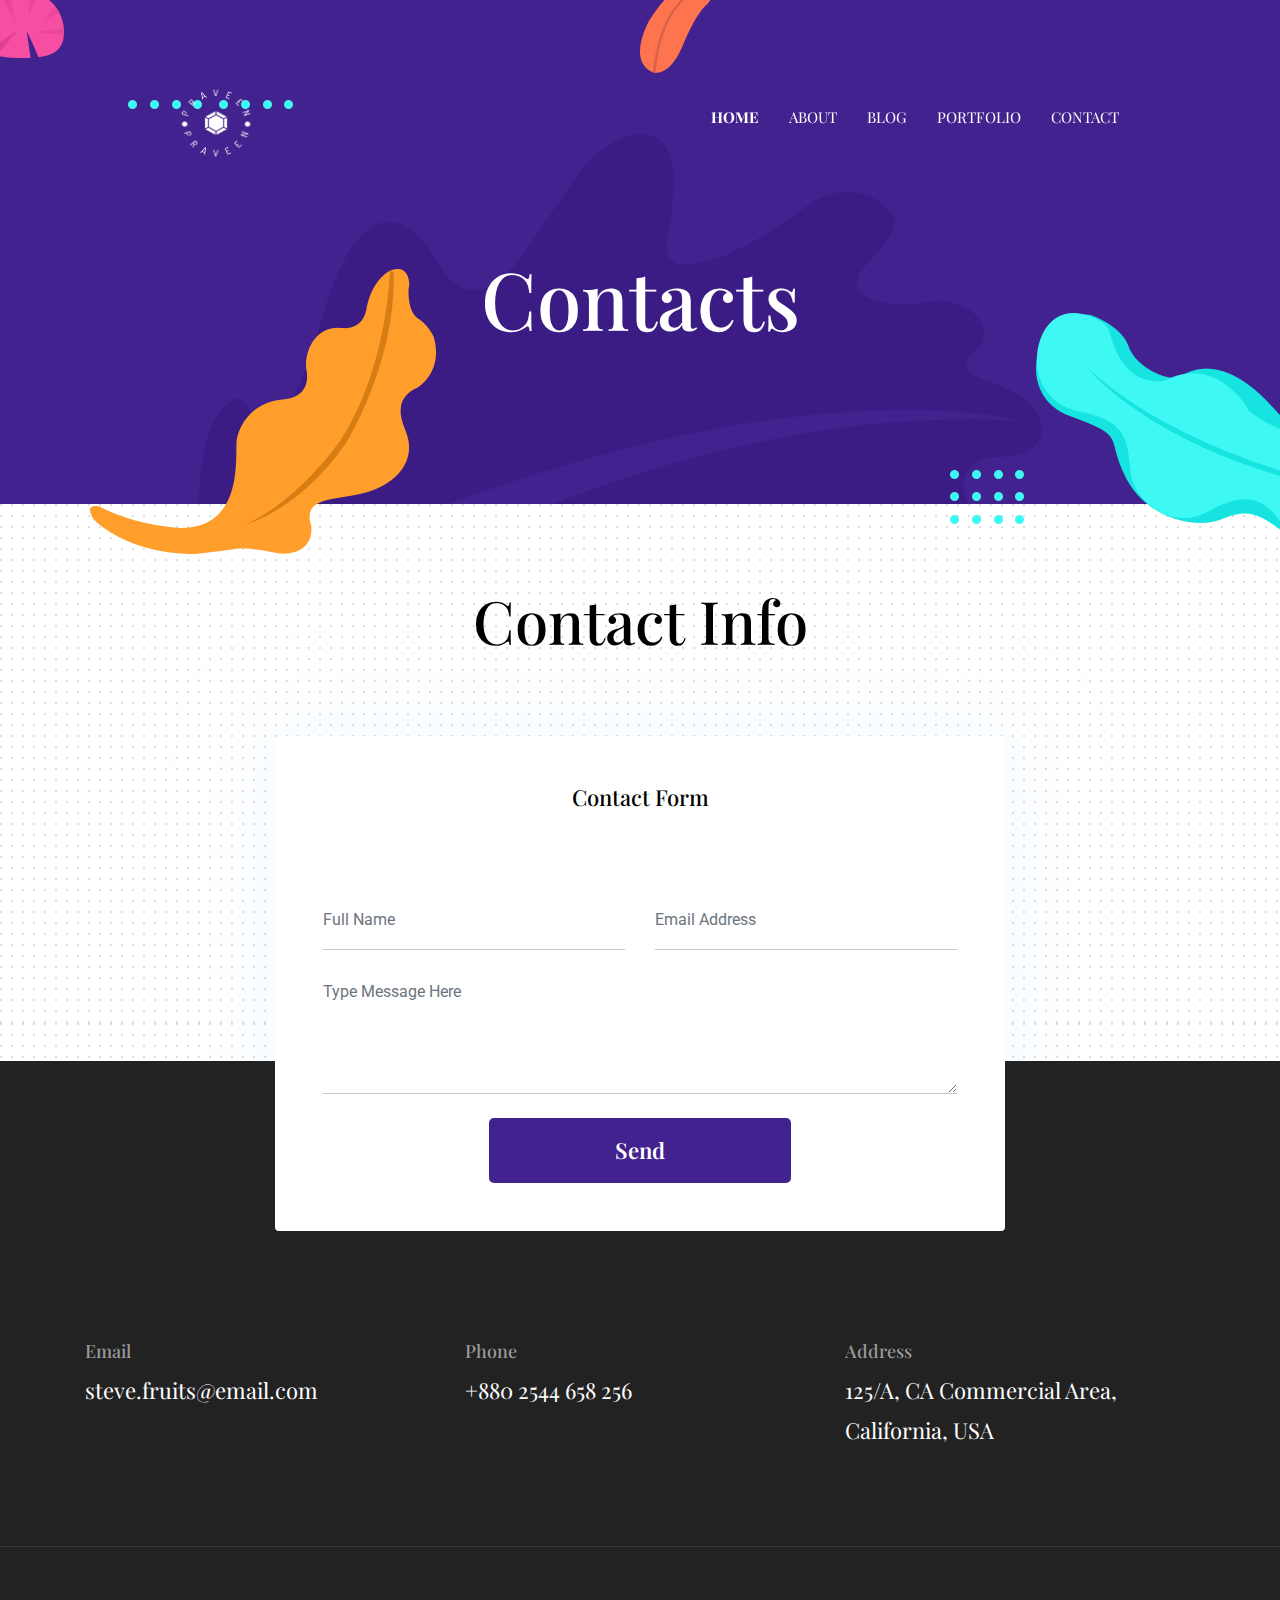
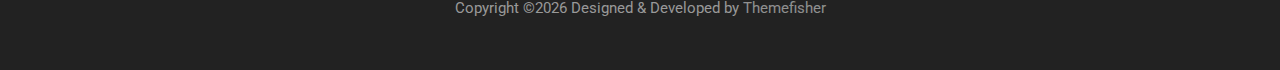
<file: contact.html>
<!DOCTYPE html>

<!--
 // WEBSITE: https://themefisher.com
 // TWITTER: https://twitter.com/themefisher
 // FACEBOOK: https://www.facebook.com/themefisher
 // GITHUB: https://github.com/themefisher/
-->

<html lang="en">
<head>

  <!-- Basic Page Needs
  ================================================== -->
  <meta charset="utf-8">
  <title>Kross - Creative Portfolio Template</title>

  <!-- Mobile Specific Metas
  ================================================== -->
  <meta http-equiv="X-UA-Compatible" content="IE=edge">
  <meta name="description" content="Creative Portfolio Template">
  <meta name="viewport" content="width=device-width, initial-scale=1.0, maximum-scale=5.0">
  <meta name="author" content="Themefisher">
  <meta name="generator" content="Themefisher Kross Template v1.0">
  <!-- Favicon -->
  <link rel="shortcut icon" type="image/x-icon" href="images/favicon.png" />
  
  <!-- ** Plugins Needed for the Project ** -->
  <!-- Bootstrap -->
  <link rel="stylesheet" href="plugins/bootstrap/bootstrap.min.css">
  <!-- slick slider -->
  <link rel="stylesheet" href="plugins/slick/slick.css">
  <!-- themefy-icon -->
  <link rel="stylesheet" href="plugins/themify-icons/themify-icons.css">

  <!-- Main Stylesheet -->
  <link href="css/style.css" rel="stylesheet">

</head>
<body>
  

<header class="navigation fixed-top">
  <nav class="navbar navbar-expand-lg navbar-dark">
    <a class="navbar-brand font-tertiary h3" href="index.html"><img src="images/logo.png" width="140" height="100" alt="Myself"></a>
    <button class="navbar-toggler" type="button" data-toggle="collapse" data-target="#navigation"
      aria-controls="navigation" aria-expanded="false" aria-label="Toggle navigation">
      <span class="navbar-toggler-icon"></span>
    </button>

    <div class="collapse navbar-collapse text-center" id="navigation">
      <ul class="navbar-nav ml-auto">
        <li class="nav-item active">
          <a class="nav-link" href="index.html">Home</a>
        </li>
        <li class="nav-item">
          <a class="nav-link" href="about.html">about</a>
        </li>
        <li class="nav-item">
          <a class="nav-link" href="blog.html">Blog</a>
        </li>
        <li class="nav-item">
          <a class="nav-link" href="portfolio.html">Portfolio</a>
        </li>
        <li class="nav-item">
          <a class="nav-link" href="contact.html">Contact</a>
        </li>
      </ul>
    </div>
  </nav>
</header>

<!-- page title -->
<section class="page-title bg-primary position-relative">
  <div class="container">
    <div class="row">
      <div class="col-12 text-center">
        <h1 class="text-white font-tertiary">Contacts</h1>
      </div>
    </div>
  </div>
  <!-- background shapes -->
  <img src="images/illustrations/page-title.png" alt="illustrations" class="bg-shape-1 w-100">
  <img src="images/illustrations/leaf-pink-round.png" alt="illustrations" class="bg-shape-2">
  <img src="images/illustrations/dots-cyan.png" alt="illustrations" class="bg-shape-3">
  <img src="images/illustrations/leaf-orange.png" alt="illustrations" class="bg-shape-4">
  <img src="images/illustrations/leaf-yellow.png" alt="illustrations" class="bg-shape-5">
  <img src="images/illustrations/dots-group-cyan.png" alt="illustrations" class="bg-shape-6">
  <img src="images/illustrations/leaf-cyan-lg.png" alt="illustrations" class="bg-shape-7">
</section>
<!-- /page title -->

<!-- contact -->
<section class="section section-on-footer" data-background="images/backgrounds/bg-dots.png">
  <div class="container">
    <div class="row">
      <div class="col-12 text-center">
        <h2 class="section-title">Contact Info</h2>
      </div>
      <div class="col-lg-8 mx-auto">
        <div class="bg-white rounded text-center p-5 shadow-down">
          <h4 class="mb-80">Contact Form</h4>
          <form action="#" class="row">
            <div class="col-md-6">
              <input type="text" id="name" name="name" placeholder="Full Name" class="form-control px-0 mb-4" required>
            </div>
            <div class="col-md-6">
              <input type="email" id="email" name="email" placeholder="Email Address" class="form-control px-0 mb-4" required>
            </div>
            <div class="col-12">
              <textarea name="message" id="message" class="form-control px-0 mb-4"
                placeholder="Type Message Here" required></textarea>
            </div>
            <div class="col-lg-6 col-10 mx-auto">
              <button class="btn btn-primary w-100">send</button>
            </div>
          </form>
        </div>
      </div>
    </div>
  </div>
</section>
<!-- /contact -->

<!-- footer -->
<footer class="bg-dark footer-section">
  <div class="section">
    <div class="container">
      <div class="row">
        <div class="col-md-4">
          <h5 class="text-light">Email</h5>
          <p class="text-white paragraph-lg font-secondary">steve.fruits@email.com</p>
        </div>
        <div class="col-md-4">
          <h5 class="text-light">Phone</h5>
          <p class="text-white paragraph-lg font-secondary">+880 2544 658 256</p>
        </div>
        <div class="col-md-4">
          <h5 class="text-light">Address</h5>
          <p class="text-white paragraph-lg font-secondary">125/A, CA Commercial Area, California, USA</p>
        </div>
      </div>
    </div>
  </div>
  <div class="border-top text-center border-dark py-5">
    <p class="mb-0 text-light">Copyright &copy;<script>
        var CurrentYear = new Date().getFullYear()
        document.write(CurrentYear)
      </script> Designed &amp; Developed by <a class="text-white-50" href="Themefisher">Themefisher</a></p>
  </div>
</footer>
<!-- /footer -->

<!-- jQuery -->
<script src="plugins/jQuery/jquery.min.js"></script>
<!-- Bootstrap JS -->
<script src="plugins/bootstrap/bootstrap.min.js"></script>
<!-- slick slider -->
<script src="plugins/slick/slick.min.js"></script>
<!-- filter -->
<script src="plugins/shuffle/shuffle.min.js"></script>

<!-- Main Script -->
<script src="js/script.js"></script>

</body>
</html>
</file>
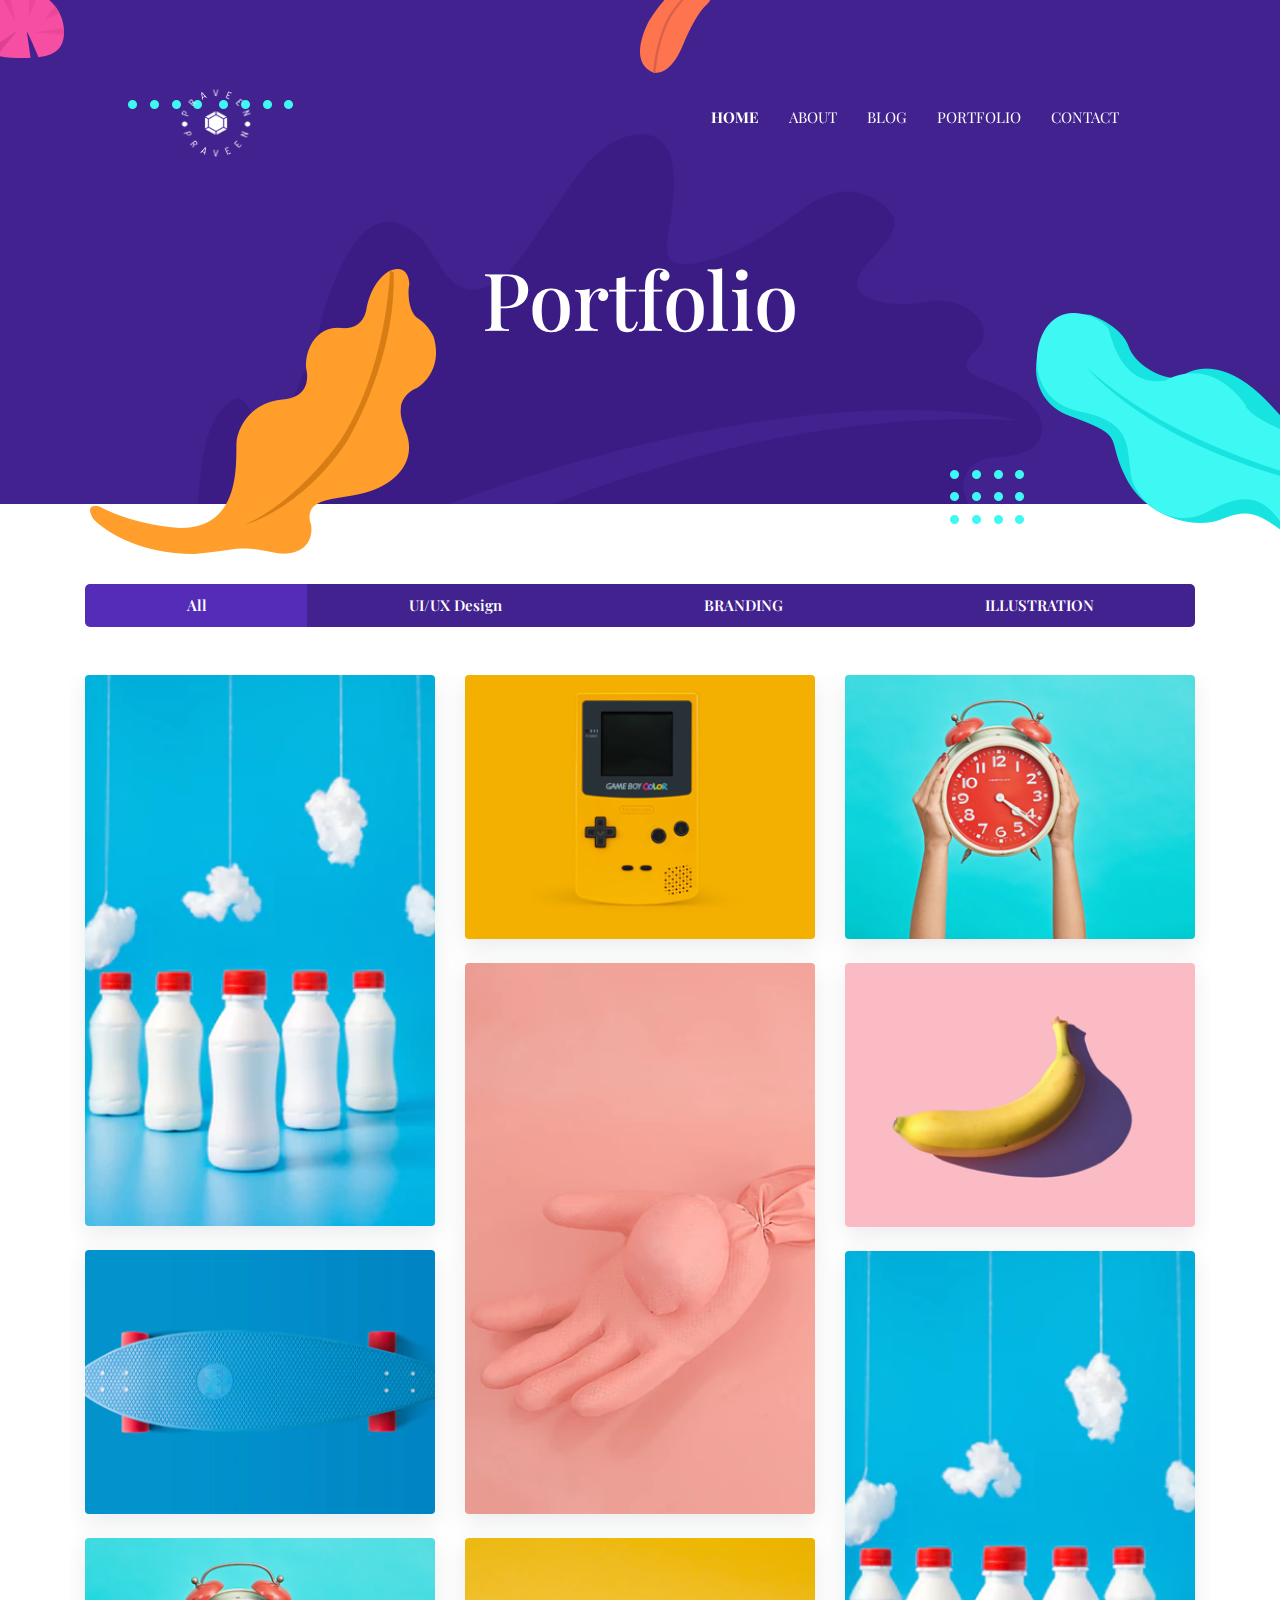
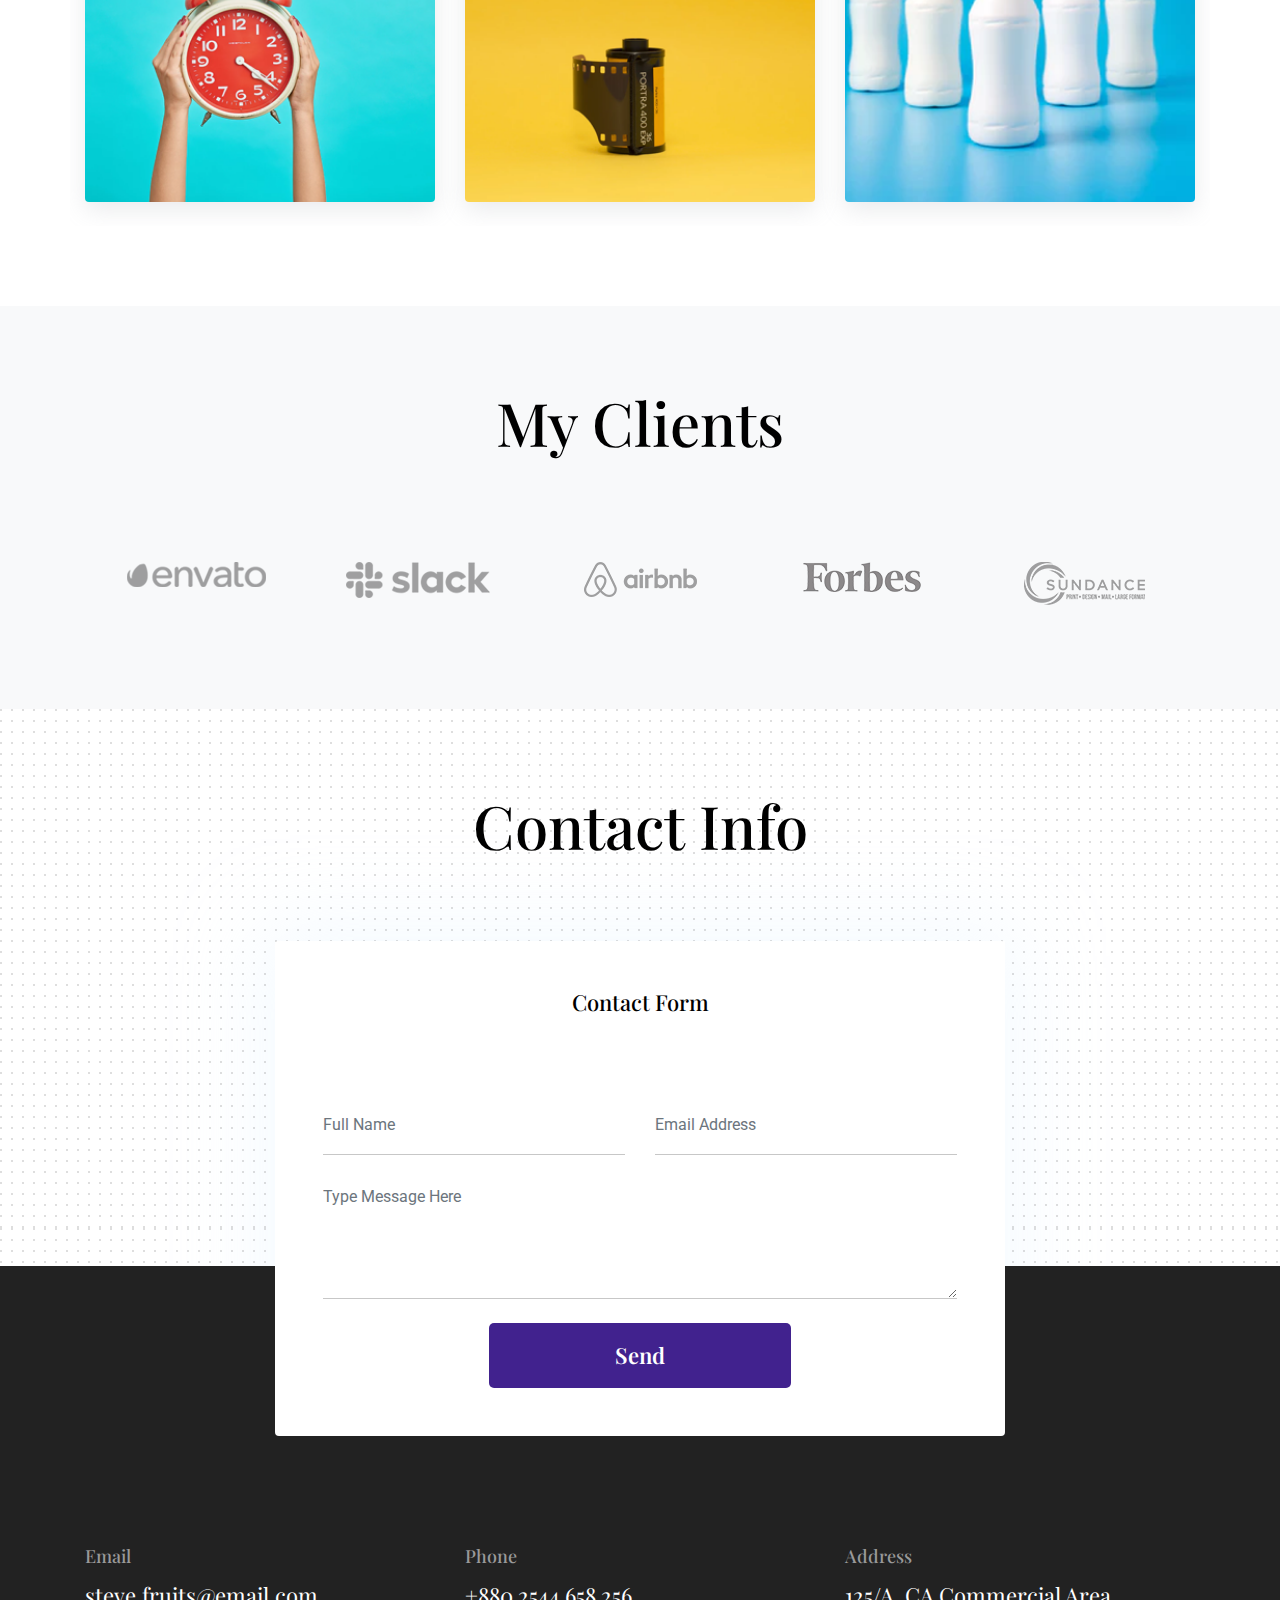
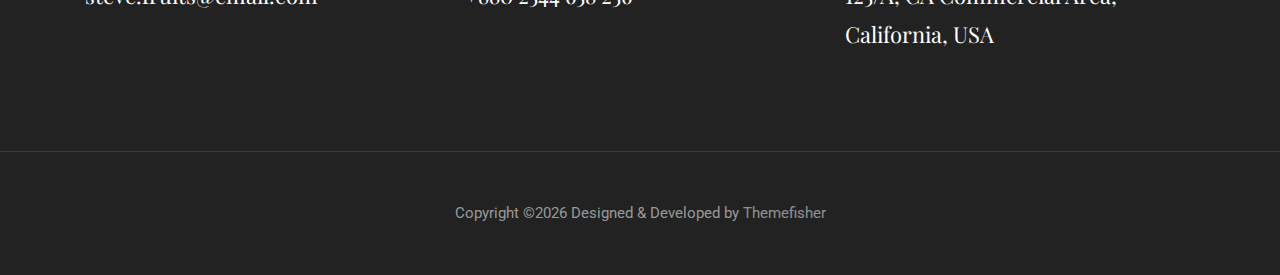
<file: portfolio.html>
<!DOCTYPE html>

<!--
 // WEBSITE: https://themefisher.com
 // TWITTER: https://twitter.com/themefisher
 // FACEBOOK: https://www.facebook.com/themefisher
 // GITHUB: https://github.com/themefisher/
-->

<html lang="en">
<head>

  <!-- Basic Page Needs
  ================================================== -->
  <meta charset="utf-8">
  <title>Kross - Creative Portfolio Template</title>

  <!-- Mobile Specific Metas
  ================================================== -->
  <meta http-equiv="X-UA-Compatible" content="IE=edge">
  <meta name="description" content="Creative Portfolio Template">
  <meta name="viewport" content="width=device-width, initial-scale=1.0, maximum-scale=5.0">
  <meta name="author" content="Themefisher">
  <meta name="generator" content="Themefisher Kross Template v1.0">
  <!-- Favicon -->
  <link rel="shortcut icon" type="image/x-icon" href="images/favicon.png" />
  
  <!-- ** Plugins Needed for the Project ** -->
  <!-- Bootstrap -->
  <link rel="stylesheet" href="plugins/bootstrap/bootstrap.min.css">
  <!-- slick slider -->
  <link rel="stylesheet" href="plugins/slick/slick.css">
  <!-- themefy-icon -->
  <link rel="stylesheet" href="plugins/themify-icons/themify-icons.css">

  <!-- Main Stylesheet -->
  <link href="css/style.css" rel="stylesheet">

</head>
<body>
  

<header class="navigation fixed-top">
  <nav class="navbar navbar-expand-lg navbar-dark">
    <a class="navbar-brand font-tertiary h3" href="index.html"><img src="images/logo.png" width="140" height="100" alt="Myself"></a>
    <button class="navbar-toggler" type="button" data-toggle="collapse" data-target="#navigation"
      aria-controls="navigation" aria-expanded="false" aria-label="Toggle navigation">
      <span class="navbar-toggler-icon"></span>
    </button>

    <div class="collapse navbar-collapse text-center" id="navigation">
      <ul class="navbar-nav ml-auto">
        <li class="nav-item active">
          <a class="nav-link" href="index.html">Home</a>
        </li>
        <li class="nav-item">
          <a class="nav-link" href="about.html">about</a>
        </li>
        <li class="nav-item">
          <a class="nav-link" href="blog.html">Blog</a>
        </li>
        <li class="nav-item">
          <a class="nav-link" href="portfolio.html">Portfolio</a>
        </li>
        <li class="nav-item">
          <a class="nav-link" href="contact.html">Contact</a>
        </li>
      </ul>
    </div>
  </nav>
</header>

<!-- page title -->
<section class="page-title bg-primary position-relative">
  <div class="container">
    <div class="row">
      <div class="col-12 text-center">
        <h1 class="text-white font-tertiary">Portfolio</h1>
      </div>
    </div>
  </div>
  <!-- background shapes -->
  <img src="images/illustrations/page-title.png" alt="illustrations" class="bg-shape-1 w-100">
  <img src="images/illustrations/leaf-pink-round.png" alt="illustrations" class="bg-shape-2">
  <img src="images/illustrations/dots-cyan.png" alt="illustrations" class="bg-shape-3">
  <img src="images/illustrations/leaf-orange.png" alt="illustrations" class="bg-shape-4">
  <img src="images/illustrations/leaf-yellow.png" alt="illustrations" class="bg-shape-5">
  <img src="images/illustrations/dots-group-cyan.png" alt="illustrations" class="bg-shape-6">
  <img src="images/illustrations/leaf-cyan-lg.png" alt="illustrations" class="bg-shape-7">
</section>
<!-- /page title -->

<!-- portfolio -->
<section class="section">
  <div class="container">
    <div class="row mb-5">
      <div class="col-12">
        <div class="btn-group btn-group-toggle justify-content-center d-flex" data-toggle="buttons">
          <label class="btn btn-sm btn-primary active">
            <input type="radio" name="shuffle-filter" value="all" checked="checked" />All
          </label>
          <label class="btn btn-sm btn-primary">
            <input type="radio" name="shuffle-filter" value="design" />UI/UX Design
          </label>
          <label class="btn btn-sm btn-primary">
            <input type="radio" name="shuffle-filter" value="branding" />BRANDING
          </label>
          <label class="btn btn-sm btn-primary">
            <input type="radio" name="shuffle-filter" value="illustration" />ILLUSTRATION
          </label>
        </div>
      </div>
    </div>
    <div class="row shuffle-wrapper">
      <div class="col-lg-4 col-6 mb-4 shuffle-item" data-groups="[&quot;design&quot;,&quot;illustration&quot;]">
        <div class="position-relative rounded hover-wrapper">
          <img src="images/portfolio/item-1.png" alt="portfolio-image" class="img-fluid rounded w-100 d-block">
          <div class="hover-overlay">
            <div class="hover-content">
              <a class="btn btn-light btn-sm" href="#!">view project</a>
            </div>
          </div>
        </div>
      </div>
      <div class="col-lg-4 col-6 mb-4 shuffle-item" data-groups="[&quot;branding&quot;]">
        <div class="position-relative rounded hover-wrapper">
          <img src="images/portfolio/item-2.png" alt="portfolio-image" class="img-fluid rounded w-100 d-block">
          <div class="hover-overlay">
            <div class="hover-content">
              <a class="btn btn-light btn-sm" href="#!">view project</a>
            </div>
          </div>
        </div>
      </div>
      <div class="col-lg-4 col-6 mb-4 shuffle-item" data-groups="[&quot;illustration&quot;]">
        <div class="position-relative rounded hover-wrapper">
          <img src="images/portfolio/item-3.png" alt="portfolio-image" class="img-fluid rounded w-100 d-block">
          <div class="hover-overlay">
            <div class="hover-content">
              <a class="btn btn-light btn-sm" href="#!">view project</a>
            </div>
          </div>
        </div>
      </div>
      <div class="col-lg-4 col-6 mb-4 shuffle-item" data-groups="[&quot;design&quot;,&quot;branding&quot;]">
        <div class="position-relative rounded hover-wrapper">
          <img src="images/portfolio/item-6.png" alt="portfolio-image" class="img-fluid rounded w-100 d-block">
          <div class="hover-overlay">
            <div class="hover-content">
              <a class="btn btn-light btn-sm" href="#!">view project</a>
            </div>
          </div>
        </div>
      </div>
      <div class="col-lg-4 col-6 mb-4 shuffle-item" data-groups="[&quot;illustration&quot;]">
        <div class="position-relative rounded hover-wrapper">
          <img src="images/portfolio/item-8.png" alt="portfolio-image" class="img-fluid rounded w-100 d-block">
          <div class="hover-overlay">
            <div class="hover-content">
              <a class="btn btn-light btn-sm" href="#!">view project</a>
            </div>
          </div>
        </div>
      </div>
      <div class="col-lg-4 col-6 mb-4 shuffle-item" data-groups="[&quot;design&quot;]">
        <div class="position-relative rounded hover-wrapper">
          <img src="images/portfolio/item-5.png" alt="portfolio-image" class="img-fluid rounded w-100 d-block">
          <div class="hover-overlay">
            <div class="hover-content">
              <a class="btn btn-light btn-sm" href="#!">view project</a>
            </div>
          </div>
        </div>
      </div>
      <div class="col-lg-4 col-6 mb-4 shuffle-item" data-groups="[&quot;branding&quot;]">
        <div class="position-relative rounded hover-wrapper">
          <img src="images/portfolio/item-1.png" alt="portfolio-image" class="img-fluid rounded w-100 d-block">
          <div class="hover-overlay">
            <div class="hover-content">
              <a class="btn btn-light btn-sm" href="#!">view project</a>
            </div>
          </div>
        </div>
      </div>
      <div class="col-lg-4 col-6 mb-4 shuffle-item" data-groups="[&quot;design&quot;,&quot;illustration&quot;,&quot;branding&quot;]">
        <div class="position-relative rounded hover-wrapper">
          <img src="images/portfolio/item-3.png" alt="portfolio-image" class="img-fluid rounded w-100 d-block">
          <div class="hover-overlay">
            <div class="hover-content">
              <a class="btn btn-light btn-sm" href="#!">view project</a>
            </div>
          </div>
        </div>
      </div>
      <div class="col-lg-4 col-6 mb-4 shuffle-item illustration" data-groups="[&quot;illustration&quot;]">
        <div class="position-relative rounded hover-wrapper">
          <img src="images/portfolio/item-7.png" alt="portfolio-image" class="img-fluid rounded w-100 d-block">
          <div class="hover-overlay">
            <div class="hover-content">
              <a class="btn btn-light btn-sm" href="#!">view project</a>
            </div>
          </div>
        </div>
      </div>
    </div>
  </div>
</section>
<!-- /portfolio -->

<!-- clients -->
<section class="section bg-light">
  <div class="container">
    <div class="row">
      <div class="col-12 text-center">
        <h2 class="section-title">My Clients</h2>
      </div>
    </div>
    <div class="row">
      <div class="col-12">
        <div class="client-logo-slider d-flex align-items-center">
          <a href="contact.html" class="text-center d-block outline-0 p-4"><img class="d-unset img-fluid"
              src="images/clients-logo/client-logo-1.png" alt="client-logo"></a>
          <a href="contact.html" class="text-center d-block outline-0 p-4"><img class="d-unset img-fluid"
              src="images/clients-logo/client-logo-2.png" alt="client-logo"></a>
          <a href="contact.html" class="text-center d-block outline-0 p-4"><img class="d-unset img-fluid"
              src="images/clients-logo/client-logo-3.png" alt="client-logo"></a>
          <a href="contact.html" class="text-center d-block outline-0 p-4"><img class="d-unset img-fluid"
              src="images/clients-logo/client-logo-4.png" alt="client-logo"></a>
          <a href="contact.html" class="text-center d-block outline-0 p-4"><img class="d-unset img-fluid"
              src="images/clients-logo/client-logo-5.png" alt="client-logo"></a>
          <a href="contact.html" class="text-center d-block outline-0 p-4"><img class="d-unset img-fluid"
              src="images/clients-logo/client-logo-1.png" alt="client-logo"></a>
          <a href="contact.html" class="text-center d-block outline-0 p-4"><img class="d-unset img-fluid"
              src="images/clients-logo/client-logo-2.png" alt="client-logo"></a>
          <a href="contact.html" class="text-center d-block outline-0 p-4"><img class="d-unset img-fluid"
              src="images/clients-logo/client-logo-3.png" alt="client-logo"></a>
          <a href="contact.html" class="text-center d-block outline-0 p-4"><img class="d-unset img-fluid"
              src="images/clients-logo/client-logo-4.png" alt="client-logo"></a>
          <a href="contact.html" class="text-center d-block outline-0 p-4"><img class="d-unset img-fluid"
              src="images/clients-logo/client-logo-5.png" alt="client-logo"></a>
        </div>
      </div>
    </div>
  </div>
</section>
<!-- /clients -->

<!-- contact -->
<section class="section section-on-footer" data-background="images/backgrounds/bg-dots.png">
  <div class="container">
    <div class="row">
      <div class="col-12 text-center">
        <h2 class="section-title">Contact Info</h2>
      </div>
      <div class="col-lg-8 mx-auto">
        <div class="bg-white rounded text-center p-5 shadow-down">
          <h4 class="mb-80">Contact Form</h4>
          <form action="#" class="row">
            <div class="col-md-6">
              <input type="text" id="name" name="name" placeholder="Full Name" class="form-control px-0 mb-4" required>
            </div>
            <div class="col-md-6">
              <input type="email" id="email" name="email" placeholder="Email Address" class="form-control px-0 mb-4" required>
            </div>
            <div class="col-12">
              <textarea name="message" id="message" class="form-control px-0 mb-4"
                placeholder="Type Message Here" required></textarea>
            </div>
            <div class="col-lg-6 col-10 mx-auto">
              <button class="btn btn-primary w-100">send</button>
            </div>
          </form>
        </div>
      </div>
    </div>
  </div>
</section>
<!-- /contact -->

<!-- footer -->
<footer class="bg-dark footer-section">
  <div class="section">
    <div class="container">
      <div class="row">
        <div class="col-md-4">
          <h5 class="text-light">Email</h5>
          <p class="text-white paragraph-lg font-secondary">steve.fruits@email.com</p>
        </div>
        <div class="col-md-4">
          <h5 class="text-light">Phone</h5>
          <p class="text-white paragraph-lg font-secondary">+880 2544 658 256</p>
        </div>
        <div class="col-md-4">
          <h5 class="text-light">Address</h5>
          <p class="text-white paragraph-lg font-secondary">125/A, CA Commercial Area, California, USA</p>
        </div>
      </div>
    </div>
  </div>
  <div class="border-top text-center border-dark py-5">
    <p class="mb-0 text-light">Copyright &copy;<script>
        var CurrentYear = new Date().getFullYear()
        document.write(CurrentYear)
      </script> Designed &amp; Developed by <a class="text-white-50" href="Themefisher">Themefisher</a></p>
  </div>
</footer>
<!-- /footer -->

<!-- jQuery -->
<script src="plugins/jQuery/jquery.min.js"></script>
<!-- Bootstrap JS -->
<script src="plugins/bootstrap/bootstrap.min.js"></script>
<!-- slick slider -->
<script src="plugins/slick/slick.min.js"></script>
<!-- filter -->
<script src="plugins/shuffle/shuffle.min.js"></script>

<!-- Main Script -->
<script src="js/script.js"></script>

</body>
</html>
</file>
<file: plugins/themify-icons/themify-icons.css>
@font-face{font-family:themify;src:url(fonts/themify.eot?-fvbane);src:url(fonts/themify.eot?#iefix-fvbane) format('embedded-opentype'),url(fonts/themify.woff?-fvbane) format('woff'),url(fonts/themify.ttf?-fvbane) format('truetype'),url(fonts/themify.svg?-fvbane#themify) format('svg');font-weight:400;font-style:normal}[class*=" ti-"],[class^=ti-]{font-family:themify;speak:none;font-style:normal;font-weight:400;font-variant:normal;text-transform:none;line-height:1;-webkit-font-smoothing:antialiased;-moz-osx-font-smoothing:grayscale}.ti-wand:before{content:"\e600"}.ti-volume:before{content:"\e601"}.ti-user:before{content:"\e602"}.ti-unlock:before{content:"\e603"}.ti-unlink:before{content:"\e604"}.ti-trash:before{content:"\e605"}.ti-thought:before{content:"\e606"}.ti-target:before{content:"\e607"}.ti-tag:before{content:"\e608"}.ti-tablet:before{content:"\e609"}.ti-star:before{content:"\e60a"}.ti-spray:before{content:"\e60b"}.ti-signal:before{content:"\e60c"}.ti-shopping-cart:before{content:"\e60d"}.ti-shopping-cart-full:before{content:"\e60e"}.ti-settings:before{content:"\e60f"}.ti-search:before{content:"\e610"}.ti-zoom-in:before{content:"\e611"}.ti-zoom-out:before{content:"\e612"}.ti-cut:before{content:"\e613"}.ti-ruler:before{content:"\e614"}.ti-ruler-pencil:before{content:"\e615"}.ti-ruler-alt:before{content:"\e616"}.ti-bookmark:before{content:"\e617"}.ti-bookmark-alt:before{content:"\e618"}.ti-reload:before{content:"\e619"}.ti-plus:before{content:"\e61a"}.ti-pin:before{content:"\e61b"}.ti-pencil:before{content:"\e61c"}.ti-pencil-alt:before{content:"\e61d"}.ti-paint-roller:before{content:"\e61e"}.ti-paint-bucket:before{content:"\e61f"}.ti-na:before{content:"\e620"}.ti-mobile:before{content:"\e621"}.ti-minus:before{content:"\e622"}.ti-medall:before{content:"\e623"}.ti-medall-alt:before{content:"\e624"}.ti-marker:before{content:"\e625"}.ti-marker-alt:before{content:"\e626"}.ti-arrow-up:before{content:"\e627"}.ti-arrow-right:before{content:"\e628"}.ti-arrow-left:before{content:"\e629"}.ti-arrow-down:before{content:"\e62a"}.ti-lock:before{content:"\e62b"}.ti-location-arrow:before{content:"\e62c"}.ti-link:before{content:"\e62d"}.ti-layout:before{content:"\e62e"}.ti-layers:before{content:"\e62f"}.ti-layers-alt:before{content:"\e630"}.ti-key:before{content:"\e631"}.ti-import:before{content:"\e632"}.ti-image:before{content:"\e633"}.ti-heart:before{content:"\e634"}.ti-heart-broken:before{content:"\e635"}.ti-hand-stop:before{content:"\e636"}.ti-hand-open:before{content:"\e637"}.ti-hand-drag:before{content:"\e638"}.ti-folder:before{content:"\e639"}.ti-flag:before{content:"\e63a"}.ti-flag-alt:before{content:"\e63b"}.ti-flag-alt-2:before{content:"\e63c"}.ti-eye:before{content:"\e63d"}.ti-export:before{content:"\e63e"}.ti-exchange-vertical:before{content:"\e63f"}.ti-desktop:before{content:"\e640"}.ti-cup:before{content:"\e641"}.ti-crown:before{content:"\e642"}.ti-comments:before{content:"\e643"}.ti-comment:before{content:"\e644"}.ti-comment-alt:before{content:"\e645"}.ti-close:before{content:"\e646"}.ti-clip:before{content:"\e647"}.ti-angle-up:before{content:"\e648"}.ti-angle-right:before{content:"\e649"}.ti-angle-left:before{content:"\e64a"}.ti-angle-down:before{content:"\e64b"}.ti-check:before{content:"\e64c"}.ti-check-box:before{content:"\e64d"}.ti-camera:before{content:"\e64e"}.ti-announcement:before{content:"\e64f"}.ti-brush:before{content:"\e650"}.ti-briefcase:before{content:"\e651"}.ti-bolt:before{content:"\e652"}.ti-bolt-alt:before{content:"\e653"}.ti-blackboard:before{content:"\e654"}.ti-bag:before{content:"\e655"}.ti-move:before{content:"\e656"}.ti-arrows-vertical:before{content:"\e657"}.ti-arrows-horizontal:before{content:"\e658"}.ti-fullscreen:before{content:"\e659"}.ti-arrow-top-right:before{content:"\e65a"}.ti-arrow-top-left:before{content:"\e65b"}.ti-arrow-circle-up:before{content:"\e65c"}.ti-arrow-circle-right:before{content:"\e65d"}.ti-arrow-circle-left:before{content:"\e65e"}.ti-arrow-circle-down:before{content:"\e65f"}.ti-angle-double-up:before{content:"\e660"}.ti-angle-double-right:before{content:"\e661"}.ti-angle-double-left:before{content:"\e662"}.ti-angle-double-down:before{content:"\e663"}.ti-zip:before{content:"\e664"}.ti-world:before{content:"\e665"}.ti-wheelchair:before{content:"\e666"}.ti-view-list:before{content:"\e667"}.ti-view-list-alt:before{content:"\e668"}.ti-view-grid:before{content:"\e669"}.ti-uppercase:before{content:"\e66a"}.ti-upload:before{content:"\e66b"}.ti-underline:before{content:"\e66c"}.ti-truck:before{content:"\e66d"}.ti-timer:before{content:"\e66e"}.ti-ticket:before{content:"\e66f"}.ti-thumb-up:before{content:"\e670"}.ti-thumb-down:before{content:"\e671"}.ti-text:before{content:"\e672"}.ti-stats-up:before{content:"\e673"}.ti-stats-down:before{content:"\e674"}.ti-split-v:before{content:"\e675"}.ti-split-h:before{content:"\e676"}.ti-smallcap:before{content:"\e677"}.ti-shine:before{content:"\e678"}.ti-shift-right:before{content:"\e679"}.ti-shift-left:before{content:"\e67a"}.ti-shield:before{content:"\e67b"}.ti-notepad:before{content:"\e67c"}.ti-server:before{content:"\e67d"}.ti-quote-right:before{content:"\e67e"}.ti-quote-left:before{content:"\e67f"}.ti-pulse:before{content:"\e680"}.ti-printer:before{content:"\e681"}.ti-power-off:before{content:"\e682"}.ti-plug:before{content:"\e683"}.ti-pie-chart:before{content:"\e684"}.ti-paragraph:before{content:"\e685"}.ti-panel:before{content:"\e686"}.ti-package:before{content:"\e687"}.ti-music:before{content:"\e688"}.ti-music-alt:before{content:"\e689"}.ti-mouse:before{content:"\e68a"}.ti-mouse-alt:before{content:"\e68b"}.ti-money:before{content:"\e68c"}.ti-microphone:before{content:"\e68d"}.ti-menu:before{content:"\e68e"}.ti-menu-alt:before{content:"\e68f"}.ti-map:before{content:"\e690"}.ti-map-alt:before{content:"\e691"}.ti-loop:before{content:"\e692"}.ti-location-pin:before{content:"\e693"}.ti-list:before{content:"\e694"}.ti-light-bulb:before{content:"\e695"}.ti-Italic:before{content:"\e696"}.ti-info:before{content:"\e697"}.ti-infinite:before{content:"\e698"}.ti-id-badge:before{content:"\e699"}.ti-hummer:before{content:"\e69a"}.ti-home:before{content:"\e69b"}.ti-help:before{content:"\e69c"}.ti-headphone:before{content:"\e69d"}.ti-harddrives:before{content:"\e69e"}.ti-harddrive:before{content:"\e69f"}.ti-gift:before{content:"\e6a0"}.ti-game:before{content:"\e6a1"}.ti-filter:before{content:"\e6a2"}.ti-files:before{content:"\e6a3"}.ti-file:before{content:"\e6a4"}.ti-eraser:before{content:"\e6a5"}.ti-envelope:before{content:"\e6a6"}.ti-download:before{content:"\e6a7"}.ti-direction:before{content:"\e6a8"}.ti-direction-alt:before{content:"\e6a9"}.ti-dashboard:before{content:"\e6aa"}.ti-control-stop:before{content:"\e6ab"}.ti-control-shuffle:before{content:"\e6ac"}.ti-control-play:before{content:"\e6ad"}.ti-control-pause:before{content:"\e6ae"}.ti-control-forward:before{content:"\e6af"}.ti-control-backward:before{content:"\e6b0"}.ti-cloud:before{content:"\e6b1"}.ti-cloud-up:before{content:"\e6b2"}.ti-cloud-down:before{content:"\e6b3"}.ti-clipboard:before{content:"\e6b4"}.ti-car:before{content:"\e6b5"}.ti-calendar:before{content:"\e6b6"}.ti-book:before{content:"\e6b7"}.ti-bell:before{content:"\e6b8"}.ti-basketball:before{content:"\e6b9"}.ti-bar-chart:before{content:"\e6ba"}.ti-bar-chart-alt:before{content:"\e6bb"}.ti-back-right:before{content:"\e6bc"}.ti-back-left:before{content:"\e6bd"}.ti-arrows-corner:before{content:"\e6be"}.ti-archive:before{content:"\e6bf"}.ti-anchor:before{content:"\e6c0"}.ti-align-right:before{content:"\e6c1"}.ti-align-left:before{content:"\e6c2"}.ti-align-justify:before{content:"\e6c3"}.ti-align-center:before{content:"\e6c4"}.ti-alert:before{content:"\e6c5"}.ti-alarm-clock:before{content:"\e6c6"}.ti-agenda:before{content:"\e6c7"}.ti-write:before{content:"\e6c8"}.ti-window:before{content:"\e6c9"}.ti-widgetized:before{content:"\e6ca"}.ti-widget:before{content:"\e6cb"}.ti-widget-alt:before{content:"\e6cc"}.ti-wallet:before{content:"\e6cd"}.ti-video-clapper:before{content:"\e6ce"}.ti-video-camera:before{content:"\e6cf"}.ti-vector:before{content:"\e6d0"}.ti-themify-logo:before{content:"\e6d1"}.ti-themify-favicon:before{content:"\e6d2"}.ti-themify-favicon-alt:before{content:"\e6d3"}.ti-support:before{content:"\e6d4"}.ti-stamp:before{content:"\e6d5"}.ti-split-v-alt:before{content:"\e6d6"}.ti-slice:before{content:"\e6d7"}.ti-shortcode:before{content:"\e6d8"}.ti-shift-right-alt:before{content:"\e6d9"}.ti-shift-left-alt:before{content:"\e6da"}.ti-ruler-alt-2:before{content:"\e6db"}.ti-receipt:before{content:"\e6dc"}.ti-pin2:before{content:"\e6dd"}.ti-pin-alt:before{content:"\e6de"}.ti-pencil-alt2:before{content:"\e6df"}.ti-palette:before{content:"\e6e0"}.ti-more:before{content:"\e6e1"}.ti-more-alt:before{content:"\e6e2"}.ti-microphone-alt:before{content:"\e6e3"}.ti-magnet:before{content:"\e6e4"}.ti-line-double:before{content:"\e6e5"}.ti-line-dotted:before{content:"\e6e6"}.ti-line-dashed:before{content:"\e6e7"}.ti-layout-width-full:before{content:"\e6e8"}.ti-layout-width-default:before{content:"\e6e9"}.ti-layout-width-default-alt:before{content:"\e6ea"}.ti-layout-tab:before{content:"\e6eb"}.ti-layout-tab-window:before{content:"\e6ec"}.ti-layout-tab-v:before{content:"\e6ed"}.ti-layout-tab-min:before{content:"\e6ee"}.ti-layout-slider:before{content:"\e6ef"}.ti-layout-slider-alt:before{content:"\e6f0"}.ti-layout-sidebar-right:before{content:"\e6f1"}.ti-layout-sidebar-none:before{content:"\e6f2"}.ti-layout-sidebar-left:before{content:"\e6f3"}.ti-layout-placeholder:before{content:"\e6f4"}.ti-layout-menu:before{content:"\e6f5"}.ti-layout-menu-v:before{content:"\e6f6"}.ti-layout-menu-separated:before{content:"\e6f7"}.ti-layout-menu-full:before{content:"\e6f8"}.ti-layout-media-right-alt:before{content:"\e6f9"}.ti-layout-media-right:before{content:"\e6fa"}.ti-layout-media-overlay:before{content:"\e6fb"}.ti-layout-media-overlay-alt:before{content:"\e6fc"}.ti-layout-media-overlay-alt-2:before{content:"\e6fd"}.ti-layout-media-left-alt:before{content:"\e6fe"}.ti-layout-media-left:before{content:"\e6ff"}.ti-layout-media-center-alt:before{content:"\e700"}.ti-layout-media-center:before{content:"\e701"}.ti-layout-list-thumb:before{content:"\e702"}.ti-layout-list-thumb-alt:before{content:"\e703"}.ti-layout-list-post:before{content:"\e704"}.ti-layout-list-large-image:before{content:"\e705"}.ti-layout-line-solid:before{content:"\e706"}.ti-layout-grid4:before{content:"\e707"}.ti-layout-grid3:before{content:"\e708"}.ti-layout-grid2:before{content:"\e709"}.ti-layout-grid2-thumb:before{content:"\e70a"}.ti-layout-cta-right:before{content:"\e70b"}.ti-layout-cta-left:before{content:"\e70c"}.ti-layout-cta-center:before{content:"\e70d"}.ti-layout-cta-btn-right:before{content:"\e70e"}.ti-layout-cta-btn-left:before{content:"\e70f"}.ti-layout-column4:before{content:"\e710"}.ti-layout-column3:before{content:"\e711"}.ti-layout-column2:before{content:"\e712"}.ti-layout-accordion-separated:before{content:"\e713"}.ti-layout-accordion-merged:before{content:"\e714"}.ti-layout-accordion-list:before{content:"\e715"}.ti-ink-pen:before{content:"\e716"}.ti-info-alt:before{content:"\e717"}.ti-help-alt:before{content:"\e718"}.ti-headphone-alt:before{content:"\e719"}.ti-hand-point-up:before{content:"\e71a"}.ti-hand-point-right:before{content:"\e71b"}.ti-hand-point-left:before{content:"\e71c"}.ti-hand-point-down:before{content:"\e71d"}.ti-gallery:before{content:"\e71e"}.ti-face-smile:before{content:"\e71f"}.ti-face-sad:before{content:"\e720"}.ti-credit-card:before{content:"\e721"}.ti-control-skip-forward:before{content:"\e722"}.ti-control-skip-backward:before{content:"\e723"}.ti-control-record:before{content:"\e724"}.ti-control-eject:before{content:"\e725"}.ti-comments-smiley:before{content:"\e726"}.ti-brush-alt:before{content:"\e727"}.ti-youtube:before{content:"\e728"}.ti-vimeo:before{content:"\e729"}.ti-twitter:before{content:"\e72a"}.ti-time:before{content:"\e72b"}.ti-tumblr:before{content:"\e72c"}.ti-skype:before{content:"\e72d"}.ti-share:before{content:"\e72e"}.ti-share-alt:before{content:"\e72f"}.ti-rocket:before{content:"\e730"}.ti-pinterest:before{content:"\e731"}.ti-new-window:before{content:"\e732"}.ti-microsoft:before{content:"\e733"}.ti-list-ol:before{content:"\e734"}.ti-linkedin:before{content:"\e735"}.ti-layout-sidebar-2:before{content:"\e736"}.ti-layout-grid4-alt:before{content:"\e737"}.ti-layout-grid3-alt:before{content:"\e738"}.ti-layout-grid2-alt:before{content:"\e739"}.ti-layout-column4-alt:before{content:"\e73a"}.ti-layout-column3-alt:before{content:"\e73b"}.ti-layout-column2-alt:before{content:"\e73c"}.ti-instagram:before{content:"\e73d"}.ti-google:before{content:"\e73e"}.ti-github:before{content:"\e73f"}.ti-flickr:before{content:"\e740"}.ti-facebook:before{content:"\e741"}.ti-dropbox:before{content:"\e742"}.ti-dribbble:before{content:"\e743"}.ti-apple:before{content:"\e744"}.ti-android:before{content:"\e745"}.ti-save:before{content:"\e746"}.ti-save-alt:before{content:"\e747"}.ti-yahoo:before{content:"\e748"}.ti-wordpress:before{content:"\e749"}.ti-vimeo-alt:before{content:"\e74a"}.ti-twitter-alt:before{content:"\e74b"}.ti-tumblr-alt:before{content:"\e74c"}.ti-trello:before{content:"\e74d"}.ti-stack-overflow:before{content:"\e74e"}.ti-soundcloud:before{content:"\e74f"}.ti-sharethis:before{content:"\e750"}.ti-sharethis-alt:before{content:"\e751"}.ti-reddit:before{content:"\e752"}.ti-pinterest-alt:before{content:"\e753"}.ti-microsoft-alt:before{content:"\e754"}.ti-linux:before{content:"\e755"}.ti-jsfiddle:before{content:"\e756"}.ti-joomla:before{content:"\e757"}.ti-html5:before{content:"\e758"}.ti-flickr-alt:before{content:"\e759"}.ti-email:before{content:"\e75a"}.ti-drupal:before{content:"\e75b"}.ti-dropbox-alt:before{content:"\e75c"}.ti-css3:before{content:"\e75d"}.ti-rss:before{content:"\e75e"}.ti-rss-alt:before{content:"\e75f"}
</file>
<file: css/style.css>
/**
 * WEBSITE: https://themefisher.com
 * TWITTER: https://twitter.com/themefisher
 * FACEBOOK: https://www.facebook.com/themefisher
 * GITHUB: https://github.com/themefisher/
 */

/*  typography */
@import url("https://fonts.googleapis.com/css?family=Playfair+Display:700|Roboto:400");
body {
  line-height: 1.2;
  font-family: "Roboto", sans-serif;
  -webkit-font-smoothing: antialiased;
  font-size: 15px;
  color: #4c4c4c;
}

* {
  scroll-behavior: smooth;
}

p, .paragraph {
  font-weight: 400;
  color: #4c4c4c;
  font-size: 15px;
  line-height: 1.8;
  font-family: "Roboto", sans-serif;
}
p-lg, .paragraph-lg {
  font-size: 22px;
}

h1, h2, h3, h4, h5, h6 {
  color: #000;
  font-family: "Playfair Display", serif;
  line-height: 1.2;
}

h1, .h1 {
  font-size: 80px;
}
@media (max-width: 991px) {
  h1, .h1 {
    font-size: 65px;
  }
}

h2, .h2 {
  font-size: 60px;
}
@media (max-width: 991px) {
  h2, .h2 {
    font-size: 50px;
  }
}

h3, .h3 {
  font-size: 40px;
  margin-top: 2%;
}

h4, .h4 {
  font-size: 22px;
}

h5, .h5 {
  font-size: 18px;
}

h6, .h6 {
  font-size: 14px;
}

/* Button style */
.btn {
  font-size: 22px;
  font-family: "Playfair Display", serif;
  text-transform: capitalize;
  padding: 16px 44px;
  border-radius: 5px;
  font-weight: 600;
  border: 0;
  position: relative;
  z-index: 1;
  transition: 0.2s ease;
}
.btn:focus {
  outline: 0;
  box-shadow: none !important;
}
.btn:active {
  box-shadow: none;
}
.btn-sm {
  font-size: 15px;
  padding: 10px 30px;
}
.btn-xs {
  padding: 5px 10px;
  font-size: 15px;
}

.btn-primary {
  background: #41228e;
  color: #fff;
}
.btn-primary:active {
  background: #542cb7 !important;
}
.btn-primary:hover {
  background: #542cb7;
}
.btn-primary.focus, .btn-primary.active {
  background: #542cb7 !important;
  box-shadow: none !important;
}

.btn-transparent {
  background: transparent;
  color: #41228e;
  font-weight: bold;
}
.btn-transparent:active, .btn-transparent:hover {
  color: #41228e;
}

body {
  background-color: #fff;
  overflow-x: hidden;
}

::-moz-selection {
  background: #542cb7;
  color: #fff;
}

::selection {
  background: #542cb7;
  color: #fff;
}

/* preloader */
.preloader {
  position: fixed;
  top: 0;
  left: 0;
  right: 0;
  bottom: 0;
  background-color: #fff;
  z-index: 999;
  display: flex;
  align-items: center;
  justify-content: center;
}

ol,
ul {
  list-style-type: none;
  margin: 0px;
}

img {
  vertical-align: middle;
  border: 0;
}

a,
a:hover,
a:focus {
  text-decoration: none;
}

a,
button,
select {
  cursor: pointer;
  transition: 0.2s ease;
}
a:focus,
button:focus,
select:focus {
  outline: 0;
}

a.text-dark:hover {
  color: #41228e !important;
}

a:hover {
  color: #41228e;
}

.slick-slide {
  outline: 0;
}

.section {
  padding-top: 80px;
  padding-bottom: 80px;
}
.section-title {
  margin-bottom: 80px;
  font-family: "Playfair Display", serif;
}

.bg-cover {
  background-size: cover;
  background-position: center center;
  background-repeat: no-repeat;
}

/* overlay */
.overlay {
  position: relative;
}
.overlay::before {
  position: absolute;
  content: "";
  height: 100%;
  width: 100%;
  top: 0;
  left: 0;
  background: #000;
  opacity: 0.5;
}

.outline-0 {
  outline: 0 !important;
}

.d-unset {
  display: unset !important;
}

.bg-primary {
  background: #41228e !important;
}

.bg-gray {
  background: #eaeaea !important;
}

.text-primary {
  color: #41228e !important;
}

.text-color {
  color: #4c4c4c;
}

.text-dark {
  color: #000 !important;
}

.text-light {
  color: #999999 !important;
}

.mb-10 {
  margin-bottom: 10px !important;
}

.mb-20 {
  margin-bottom: 20px !important;
}

.mb-30 {
  margin-bottom: 30px !important;
}

.mb-40 {
  margin-bottom: 40px !important;
}

.mb-50 {
  margin-bottom: 50px !important;
}

.mb-60 {
  margin-bottom: 60px !important;
}

.mb-70 {
  margin-bottom: 70px !important;
}

.mb-80 {
  margin-bottom: 80px !important;
}

.mb-90 {
  margin-bottom: 90px !important;
}

.mb-100 {
  margin-bottom: 100px !important;
}

.zindex-1 {
  z-index: 1;
}

.rounded-lg {
  border-radius: 15px;
}

.overflow-hidden {
  overflow: hidden;
}

.font-secondary {
  font-family: "Playfair Display", serif !important;
}

.font-tertiary {
  font-family: "Playfair Display", serif !important;
}

.shadow {
  box-shadow: 0px 18px 39.1px 6.9px rgba(224, 241, 255, 0.34) !important;
}

.bg-dark {
  background-color: #222222 !important;
}

/* icon */
.icon {
  font-size: 45px;
}

.icon-bg {
  height: 100px;
  width: 100px;
  line-height: 100px;
  text-align: center;
}

.icon-light {
  color: #c8d5ef;
}

/* /icon */
/* slick slider */
.slick-dots {
  text-align: center;
  padding-left: 0;
}
.slick-dots li {
  display: inline-block;
  margin: 2px;
}
.slick-dots li.slick-active button {
  background: #fff;
  width: 25px;
}
.slick-dots li button {
  height: 6px;
  width: 12px;
  background: rgba(255, 255, 255, 0.5);
  color: transparent;
  border-radius: 10px;
  overflow: hidden;
  transition: 0.2s ease;
  border: 0;
}

/* /slick slider */
/* form */
.form-control {
  border: 0;
  border-radius: 0;
  border-bottom: 1px solid #c7c7c7;
  height: 60px;
}
.form-control:focus {
  border-color: #41228e;
  outline: 0;
  box-shadow: none !important;
}

textarea.form-control {
  height: 120px;
}

/* /form */
/* card */
.card {
  border: 0;
}
.card-header {
  border: 0;
}
.card-footer {
  border: 0;
}

/* /card */
.navigation {
  padding: 40px 130px;
  transition: 0.3s ease;
}
.navigation.nav-bg {
  background-color: #41228e;
  padding: 15px 100px;
}
@media (max-width: 991px) {
  .navigation.nav-bg {
    padding: 15px 20px;
  }
}
@media (max-width: 991px) {
  .navigation {
    padding: 20px;
    background: #41228e;
  }
}

.navbar .nav-item .nav-link {
  font-family: "Playfair Display", serif;
  text-transform: uppercase;
  padding: 15px;
}
.navbar .nav-item.active {
  font-weight: bold;
}

.navbar-dark .navbar-nav .nav-link {
  color: #fff;
}

.hero-area {
  padding: 300px 0 200px;
  position: relative;
}
@media (max-width: 767px) {
  .hero-area {
    padding: 250px 0 150px;
    overflow: hidden;
  }
}
.hero-area h1 {
  position: relative;
  z-index: 2;
}

.layer {
  position: absolute;
  z-index: 1;
}

#l1 {
  bottom: 0;
  left: 0;
}

#l2 {
  top: 190px;
  left: -250px;
}

#l3 {
  top: 200px;
  left: 40%;
}

#l4 {
  top: 200px;
  right: 40%;
}

#l5 {
  top: 100px;
  right: -150px;
}

#l6 {
  bottom: -20px;
  left: 10%;
}

#l7 {
  bottom: 100px;
  left: 20%;
}

#l8 {
  bottom: 160px;
  right: 45%;
}

#l9 {
  bottom: 100px;
  right: -10px;
}

.layer-bg {
  position: absolute;
  bottom: 0;
  left: 0;
}

/* skills */
.progress-wrapper {
  height: 130px;
  overflow: hidden;
}

.wave {
  position: absolute;
  width: 100%;
  height: 100%;
}
.wave::before, .wave::after {
  content: "";
  position: absolute;
  width: 800px;
  height: 800px;
  bottom: 0;
  left: 50%;
  background-color: rgba(255, 255, 255, 0.4);
  border-radius: 45%;
  transform: translateX(-50%) rotate(0);
  -webkit-animation: rotate 6s linear infinite;
          animation: rotate 6s linear infinite;
  z-index: 10;
}
.wave::after {
  border-radius: 47%;
  background-color: rgba(255, 255, 255, 0.9);
  transform: translateX(-50%) rotate(0);
  -webkit-animation: rotate 10s linear -5s infinite;
          animation: rotate 10s linear -5s infinite;
  z-index: 20;
}

@-webkit-keyframes rotate {
  50% {
    transform: translateX(-50%) rotate(180deg);
  }
  100% {
    transform: translateX(-50%) rotate(360deg);
  }
}

@keyframes rotate {
  50% {
    transform: translateX(-50%) rotate(180deg);
  }
  100% {
    transform: translateX(-50%) rotate(360deg);
  }
}
/* /skills */
/* education */
.edu-bg-image {
  position: absolute;
  left: 0;
  top: -300px;
  z-index: -1;
}

/* /education */
/* service */
.hover-bg-primary {
  transition: 0.3s ease;
}
.hover-bg-primary:hover {
  background: #41228e;
}
.hover-bg-primary:hover * {
  color: #fff;
}

.active-bg-primary {
  transition: 0.3s ease;
  background: #41228e;
}
.active-bg-primary * {
  color: #fff;
}

.hover-shadow {
  transition: 0.2s ease;
}
.hover-shadow:hover {
  box-shadow: 0px 18px 40px 8px rgba(224, 241, 255, 0.54) !important;
}

/* /service */
/* portfolio */
.hover-wrapper {
  overflow: hidden;
  box-shadow: rgba(149, 157, 165, 0.2) 0px 8px 24px;
}
.hover-wrapper img {
  transition: 0.3s ease;
  transform: scale(1.1);
}
.hover-wrapper:hover img {
  transform: scale(1);
}
.hover-wrapper:hover .hover-overlay {
  opacity: 1;
  visibility: visible;
}

.hover-overlay {
  position: absolute;
  height: 100%;
  width: 100%;
  border-radius: inherit;
  top: 0;
  left: 0;
  background: rgba(0, 0, 0, 0.3);
  opacity: 0;
  visibility: hidden;
  transition: 0.3s ease;
}
 
.hover-content {
  position: absolute;
  top: 50%;
  transform: translateY(-50%);
  left: 0;
  right: 0;
  text-align: center;
}

/* /portfolio */
/* testimonial */
.testimonial-content strong {
  color: #2bfdff;
  font-weight: normal;
}

.testimonial-bg-shapes .container {
  position: relative;
  z-index: 1;
}
.testimonial-bg-shapes .bg-map {
  position: absolute;
  left: 50%;
  top: 50%;
  transform: translate(-50%, -50%);
}
.testimonial-bg-shapes .bg-shape-1 {
  position: absolute;
  left: 100px;
  top: -50px;
}
.testimonial-bg-shapes .bg-shape-2 {
  position: absolute;
  right: 150px;
  top: 50px;
}
.testimonial-bg-shapes .bg-shape-3 {
  position: absolute;
  right: 50px;
  top: 200px;
}
.testimonial-bg-shapes .bg-shape-4 {
  position: absolute;
  left: 100px;
  bottom: 200px;
}
.testimonial-bg-shapes .bg-shape-5 {
  position: absolute;
  right: 200px;
  bottom: -50px;
}

/* /testimonial */
/* footer */
.footer-section {
  padding-top: 200px;
}

.section-on-footer {
  margin-bottom: -250px;
}

.shadow-down {
  position: relative;
}
.shadow-down::before {
  position: absolute;
  content: "";
  box-shadow: 0px 0px 80.75px 14.25px rgba(224, 241, 255, 0.34);
  height: 100%;
  width: 100%;
  left: 0;
  top: 0;
  z-index: -1;
}

/* /footer */
.card-lg {
  flex-direction: row-reverse;
  align-items: center;
}
@media (max-width: 991px) {
  .card-lg {
    flex-direction: column;
  }
}

blockquote {
  display: inline-block;
  padding: 20px 25px;
  background: #eaeaea;
  border-left: 3px solid #41228e;
  font-style: italic;
  font-size: 22px;
  line-height: 1.7;
}

.content * {
  margin-bottom: 20px;
}
.content strong {
  font-family: "Playfair Display", serif;
  font-size: 22px;
  font-weight: normal;
  color: #000;
  display: inherit;
  line-height: 1.5;
}

.page-title-alt {
  padding: 350px 0 70px;
}

.border-thick {
  border: 10px solid;
}

.drag-lg-top {
  margin-top: -230px;
}
@media (max-width: 991px) {
  .drag-lg-top {
    margin-top: 0;
  }
}

.page-title-alt .container {
  position: relative;
  z-index: 1;
}
.page-title-alt .bg-shape-1 {
  position: absolute;
  left: 0;
  top: 0;
  height: 100%;
}
.page-title-alt .bg-shape-2 {
  position: absolute;
  left: 70px;
  top: 100px;
}
.page-title-alt .bg-shape-3 {
  position: absolute;
  left: 30%;
  top: 50px;
  transform: rotate(180deg);
}
.page-title-alt .bg-shape-4 {
  position: absolute;
  left: 100px;
  bottom: 100px;
}
.page-title-alt .bg-shape-5 {
  position: absolute;
  left: 40%;
  bottom: -25px;
}
.page-title-alt .bg-shape-6 {
  position: absolute;
  bottom: 100px;
  right: -100px;
}

.page-title {
  padding: 250px 0 150px;
}
.page-title .container {
  position: relative;
  z-index: 1;
}
.page-title .bg-shape-1 {
  position: absolute;
  left: 0;
  bottom: 0;
  width: 100%;
}
.page-title .bg-shape-2 {
  position: absolute;
  left: -20px;
  top: -10px;
}
.page-title .bg-shape-3 {
  position: absolute;
  left: 10%;
  top: 100px;
}
.page-title .bg-shape-4 {
  position: absolute;
  left: 50%;
  top: -20px;
}
.page-title .bg-shape-5 {
  position: absolute;
  left: 90px;
  bottom: -50px;
  transform: rotate(180deg);
}
.page-title .bg-shape-6 {
  position: absolute;
  right: 20%;
  bottom: -20px;
}
.page-title .bg-shape-7 {
  position: absolute;
  right: -220px;
  bottom: -100px;
}
@media (max-width: 1200px) {
  .page-title .bg-shape-7 {
    right: 0;
  }
}

.filter-controls li {
  cursor: pointer;
}
.filter-controls li.active {
  font-weight: bold;
}
/*# sourceMappingURL=style.css.map */
</file>
